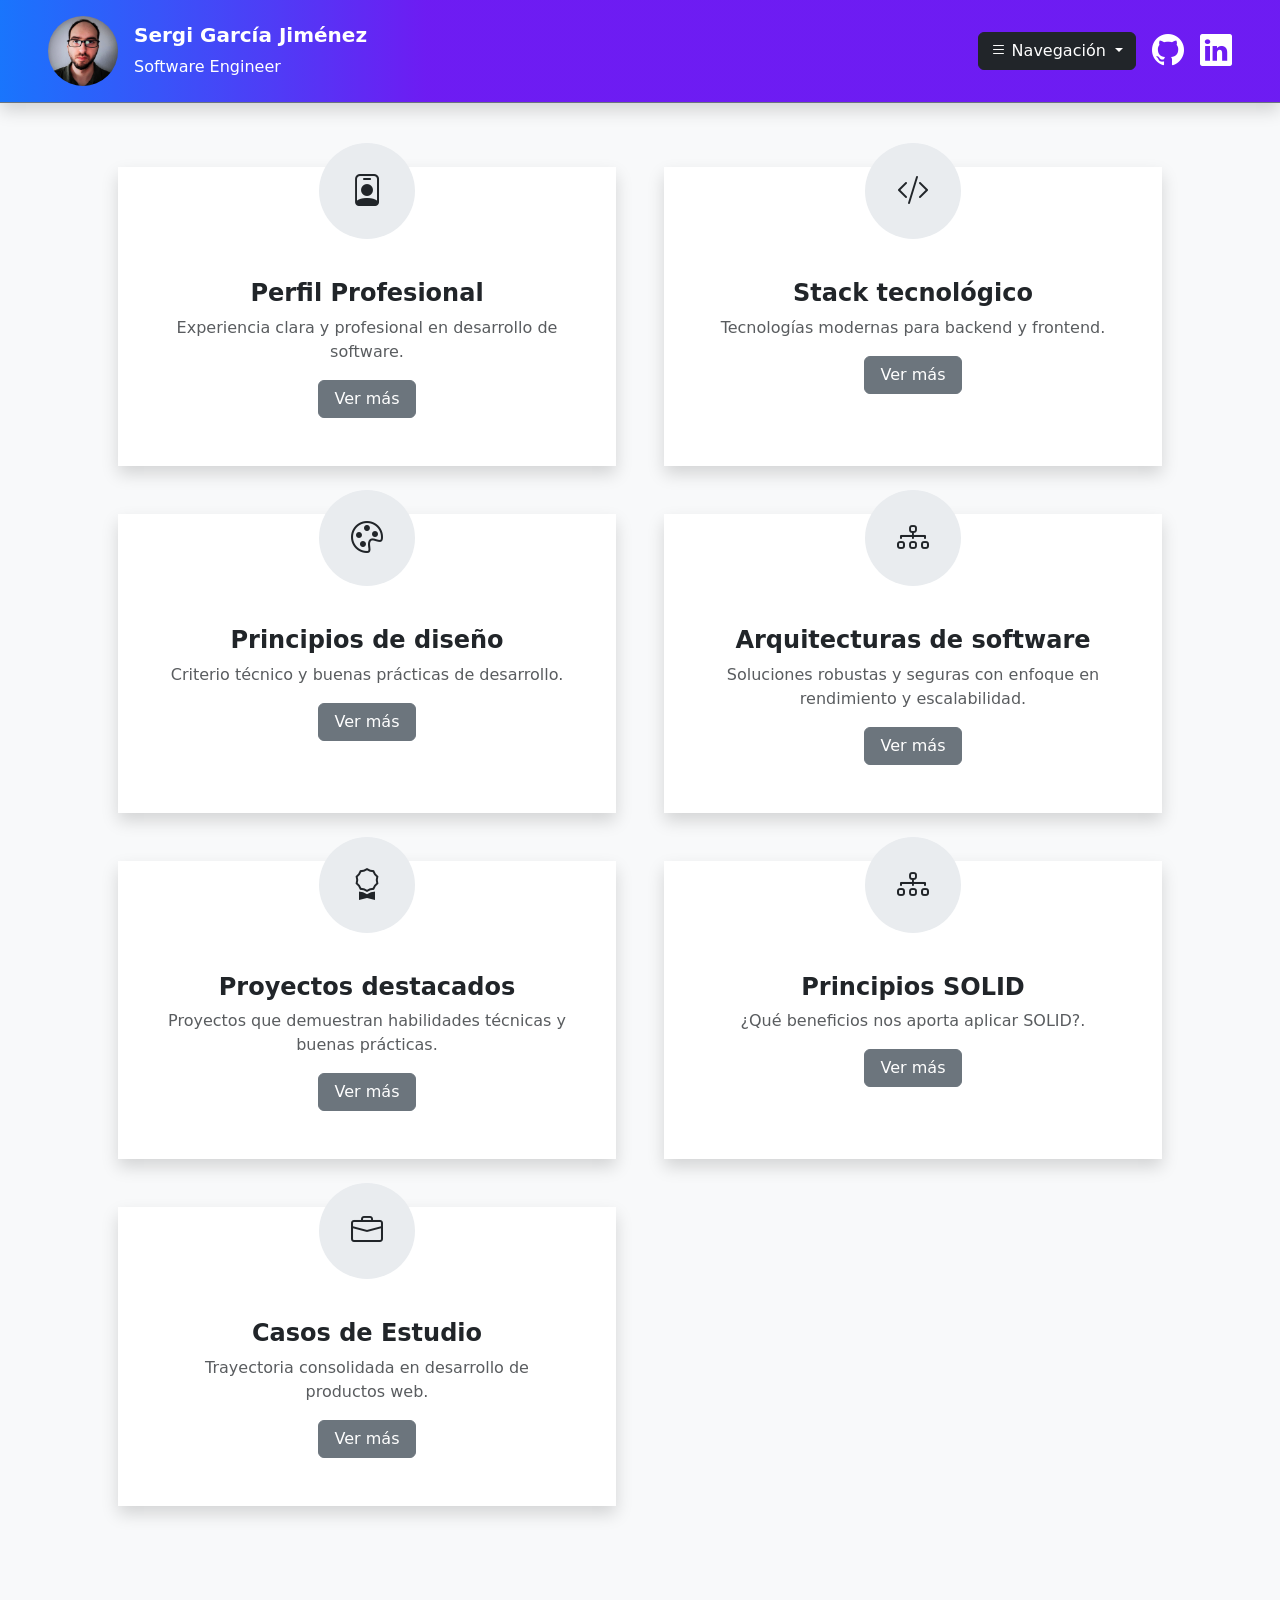
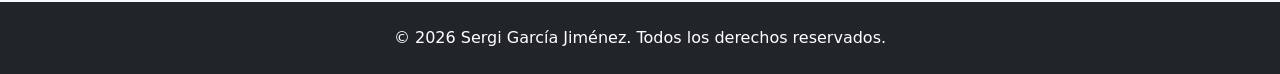
<file: index.html>
<!doctype html>
<html lang="en">
  <head>
    <meta charset="utf-8" />
    <meta
      name="viewport"
      content="width=device-width, initial-scale=1, shrink-to-fit=no"
    />
    <meta name="description" content="" />
    <meta name="author" content="" />
    <title>Portfolio | Sergi García</title>
    <!-- Favicon-->
    <link rel="icon" type="image/x-icon" href="assets/favicon.ico" />
    <!-- Bootstrap icons-->
    <link
      rel="stylesheet"
      href="https://cdn.jsdelivr.net/npm/bootstrap-icons@1.13.1/font/bootstrap-icons.min.css"
    />
    <!-- Core theme CSS (includes Bootstrap)-->
    <link
      href="https://cdn.jsdelivr.net/npm/bootstrap@5.3.8/dist/css/bootstrap.min.css"
      rel="stylesheet"
      integrity="sha384-sRIl4kxILFvY47J16cr9ZwB07vP4J8+LH7qKQnuqkuIAvNWLzeN8tE5YBujZqJLB"
      crossorigin="anonymous"
    />
    <link href="css/styles.css" rel="stylesheet" />
  </head>
  <body>
    <nav
      class="navbar bg-body-tertiary py-3 border-1 border-bottom border-secondary shadow"
    >
      <div
        class="d-flex align-items-center justify-content-between flex-row mx-5 w-100"
      >
        <div class="d-flex align-items-center gap-3">
          <img
            class="rounded-circle bg-dark"
            src="assets/img/CV-FOTO.jpeg"
            alt="Profile Image"
            width="70"
            height="70"
          />
          <div
            class="d-flex flex-column align-items-start justify-content-center"
          >
            <h1 class="fs-5 fw-bold text-center">Sergi García Jiménez</h1>
            <span>Software Engineer</span>
          </div>
        </div>
        <div class="d-flex align-items-center gap-3">
          <div class="dropdown">
            <a
              class="btn btn-dark dropdown-toggle"
              href="#"
              role="button"
              data-bs-toggle="dropdown"
              aria-expanded="false"
            >
              <i class="bi bi-list" aria-hidden="true"></i>
              Navegación
            </a>

            <ul class="dropdown-menu">
              <li><a class="dropdown-item" href="index.html">Inicio</a></li>
              <li><a class="dropdown-item" href="profile.html">Perfil</a></li>
              <li>
                <a class="dropdown-item" href="experience.html">Experiencia</a>
              </li>
              <li>
                <a class="dropdown-item" href="projects.html">Proyectos</a>
              </li>
              <li>
                <a class="dropdown-item" href="stack.html">Stack tecnológico</a>
              </li>
              <li>
                <a class="dropdown-item" href="architecture.html"
                  >Arquitectura</a
                >
              </li>
              <li>
                <a class="dropdown-item" href="principles.html">Principios</a>
              </li>
              <li><a class="dropdown-item" href="solid.html">SOLID</a></li>
            </ul>
          </div>
          <a
            href="https://github.com/sergigarcia32?tab=repositories"
            target="_blank"
            rel="noopener noreferrer"
            class="text-white"
            style="font-size: 2rem"
          >
            <i class="bi bi-github"></i>
          </a>
          <a
            href="https://www.linkedin.com/in/sergi-garc%C3%ADa-jim%C3%A9nez/"
            target="_blank"
            rel="noopener noreferrer"
            class="text-white"
            style="font-size: 2rem"
          >
            <i class="bi bi-linkedin"></i>
          </a>
        </div>
      </div>
    </nav>
    <div
      class="bg-light d-flex align-items-center justify-content-center min-vh-100 pt-3 pb-5"
    >
      <!-- Page Content-->
      <section class="pt-5 w-100">
        <div class="container px-lg-5 text-center">
          <!-- Page Features-->
          <div class="row gx-lg-5">
            <div class="col-lg-6 col-xxl-4 mb-5">
              <a href="profile.html" class="text-decoration-none text-reset">
                <div class="card-feature bg-white border-0 h-100 shadow">
                  <div class="feature mx-auto">
                    <i class="bi bi-person-badge fs-2 text-dark"></i>
                  </div>
                  <div class="card-body text-center p-4 p-lg-5 pt-3 pt-lg-3">
                    <h2 class="fs-4 fw-bold">Perfil Profesional</h2>
                    <p class="text-muted">
                      Experiencia clara y profesional en desarrollo de software.
                    </p>
                    <a
                      class="btn btn-secondary px-3"
                      href="profile.html"
                      role="button"
                    >
                      Ver más
                    </a>
                  </div>
                </div>
              </a>
            </div>
            <div class="col-lg-6 col-xxl-4 mb-5">
              <a href="stack.html" class="text-reset text-decoration-none">
                <div class="card-feature bg-white border-0 h-100 shadow">
                  <div class="feature mx-auto">
                    <i class="bi bi-code-slash fs-2 text-dark"></i>
                  </div>
                  <div class="card-body text-center p-4 p-lg-5 pt-3 pt-lg-3">
                    <h2 class="fs-4 fw-bold">Stack tecnológico</h2>
                    <p class="text-muted">
                      Tecnologías modernas para backend y frontend.
                    </p>
                    <a
                      class="btn btn-secondary px-3"
                      href="stack.html"
                      role="button"
                    >
                      Ver más
                    </a>
                  </div>
                </div>
              </a>
            </div>
            <div class="col-lg-6 col-xxl-4 mb-5">
              <a href="principles.html" class="text-reset text-decoration-none">
                <div class="card-feature bg-white border-0 h-100 shadow">
                  <div class="feature mx-auto">
                    <i class="bi bi-palette fs-2 text-dark"></i>
                  </div>
                  <div class="card-body text-center p-4 p-lg-5 pt-3 pt-lg-3">
                    <h2 class="fs-4 fw-bold">Principios de diseño</h2>
                    <p class="text-muted">
                      Criterio técnico y buenas prácticas de desarrollo.
                    </p>
                    <a
                      class="btn btn-secondary px-3"
                      href="principles.html"
                      role="button"
                    >
                      Ver más
                    </a>
                  </div>
                </div>
              </a>
            </div>
            <div class="col-lg-6 col-xxl-4 mb-5">
              <a
                href="architecture.html"
                class="text-reset text-decoration-none"
              >
                <div class="card-feature bg-white border-0 h-100 shadow">
                  <div class="feature mx-auto">
                    <i class="bi bi-diagram-3 fs-2 text-dark"></i>
                  </div>
                  <div class="card-body text-center p-4 p-lg-5 pt-3 pt-lg-3">
                    <h2 class="fs-4 fw-bold">Arquitecturas de software</h2>
                    <p class="text-muted">
                      Soluciones robustas y seguras con enfoque en rendimiento y
                      escalabilidad.
                    </p>
                    <a
                      class="btn btn-secondary px-3"
                      href="architecture.html"
                      role="button"
                    >
                      Ver más
                    </a>
                  </div>
                </div>
              </a>
            </div>
            <div class="col-lg-6 col-xxl-4 mb-5">
              <a href="projects.html" class="text-reset text-decoration-none">
                <div class="card-feature bg-white border-0 h-100 shadow">
                  <div class="feature mx-auto">
                    <i class="bi bi-award fs-2 text-dark"></i>
                  </div>
                  <div class="card-body text-center p-4 p-lg-5 pt-3 pt-lg-3">
                    <h2 class="fs-4 fw-bold">Proyectos destacados</h2>
                    <p class="text-muted">
                      Proyectos que demuestran habilidades técnicas y buenas
                      prácticas.
                    </p>
                    <a class="btn btn-secondary px-3" href="projects.html">
                      Ver más
                    </a>
                  </div>
                </div>
              </a>
            </div>
            <div class="col-lg-6 col-xxl-4 mb-5">
              <a href="solid.html" class="text-reset text-decoration-none">
                <div class="card-feature bg-white border-0 h-100 shadow">
                  <div class="feature mx-auto">
                    <i class="bi bi-diagram-3 fs-2 text-dark"></i>
                  </div>
                  <div class="card-body text-center p-4 p-lg-5 pt-3 pt-lg-3">
                    <h2 class="fs-4 fw-bold">Principios SOLID</h2>
                    <p class="text-muted">
                      ¿Qué beneficios nos aporta aplicar SOLID?.
                    </p>
                    <a
                      class="btn btn-secondary px-3"
                      href="solid.html"
                      role="button"
                    >
                      Ver más
                    </a>
                  </div>
                </div>
              </a>
            </div>
            <div class="col-lg-6 col-xxl-4 mb-5">
              <a href="experience.html" class="text-reset text-decoration-none">
                <div class="card-feature bg-white border-0 h-100 shadow">
                  <div class="feature mx-auto">
                    <i class="bi bi-briefcase fs-2 text-dark"></i>
                  </div>
                  <div class="card-body text-center p-4 p-lg-5 pt-3 pt-lg-3">
                    <h2 class="fs-4 fw-bold">Casos de Estudio</h2>
                    <p class="text-muted">
                      Trayectoria consolidada en desarrollo de productos web.
                    </p>
                    <a
                      class="btn btn-secondary px-3"
                      href="experience.html"
                      role="button"
                    >
                      Ver más
                    </a>
                  </div>
                </div>
              </a>
            </div>
          </div>
        </div>
      </section>
    </div>
    <!-- Footer-->
    <footer class="bg-dark text-white py-4">
      <div class="container text-center">
        <p class="mb-0">
          © 2026 Sergi García Jiménez. Todos los derechos reservados.
        </p>
      </div>
    </footer>

    <!-- Bootstrap core JS-->
    <script src="https://cdn.jsdelivr.net/npm/bootstrap@5.2.3/dist/js/bootstrap.bundle.min.js"></script>
    <!-- Core theme JS-->
    <script src="js/scripts.js"></script>
  </body>
</html>
</file>
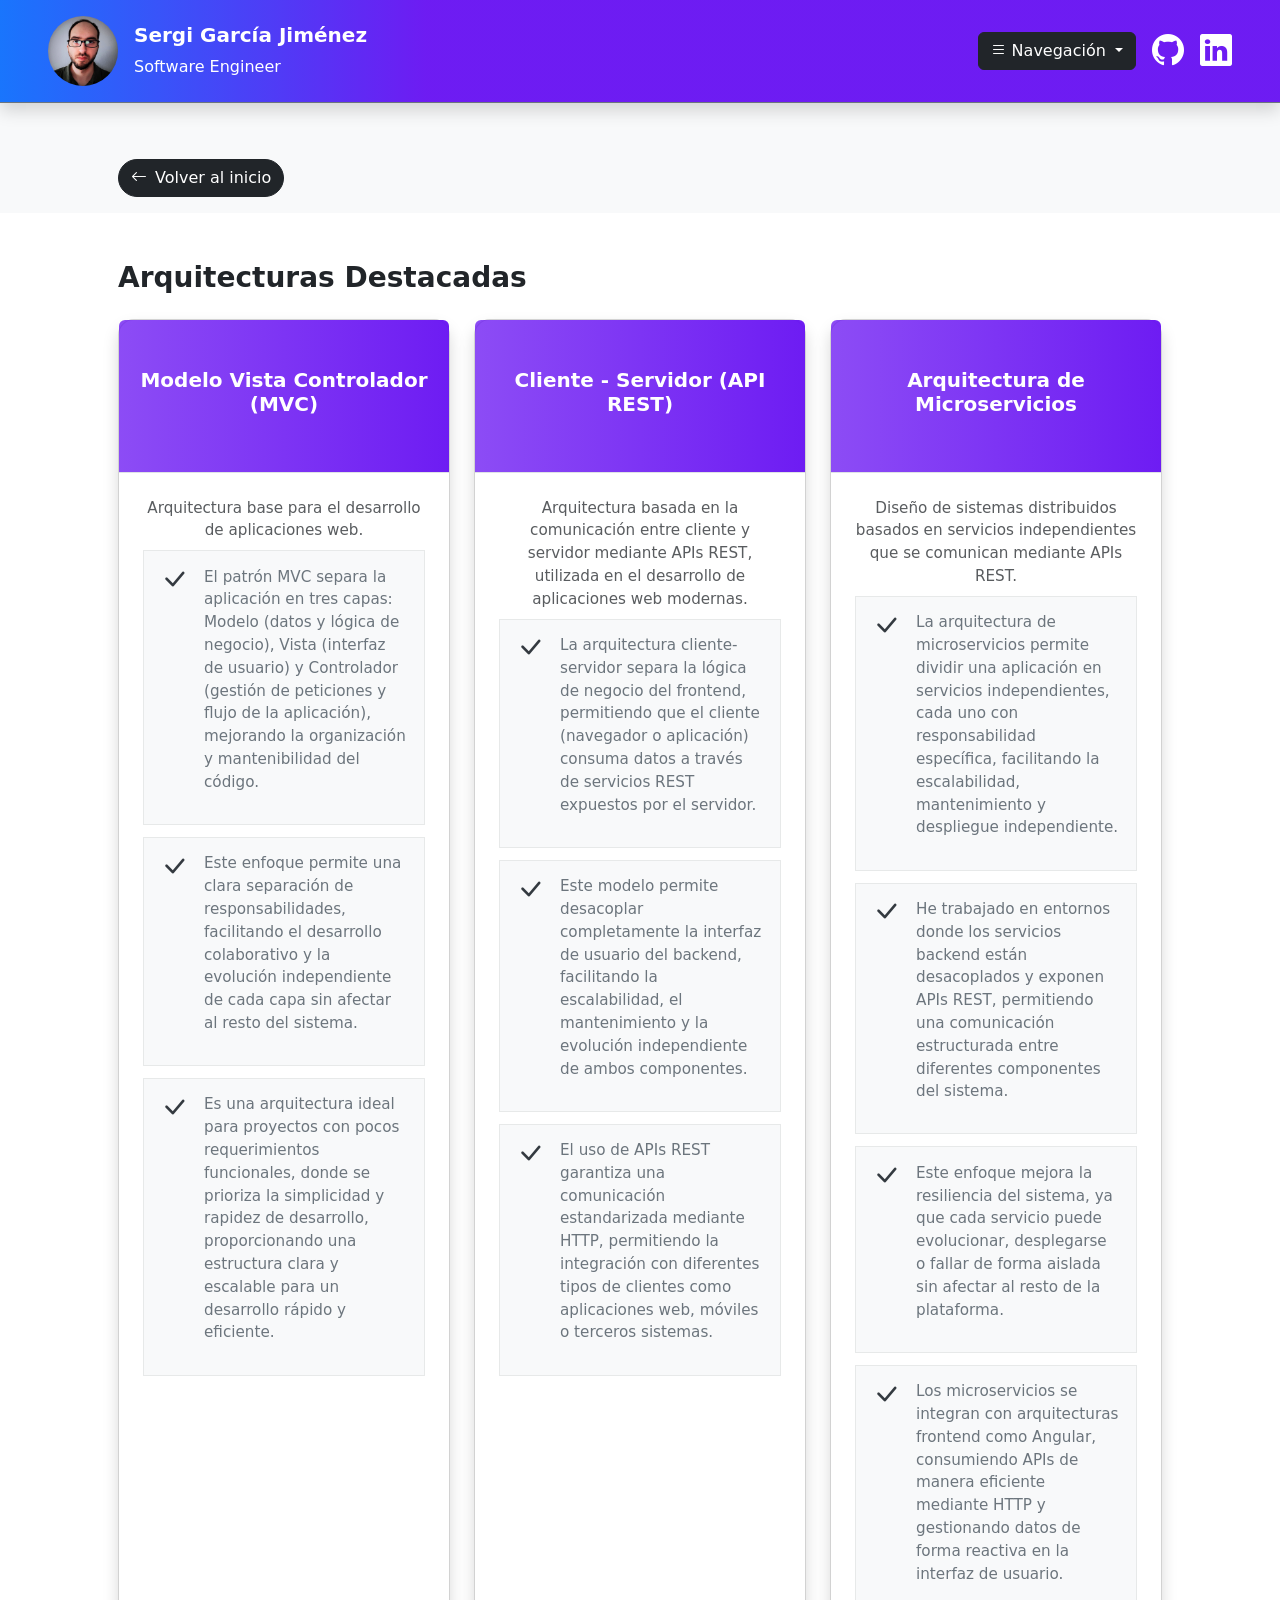
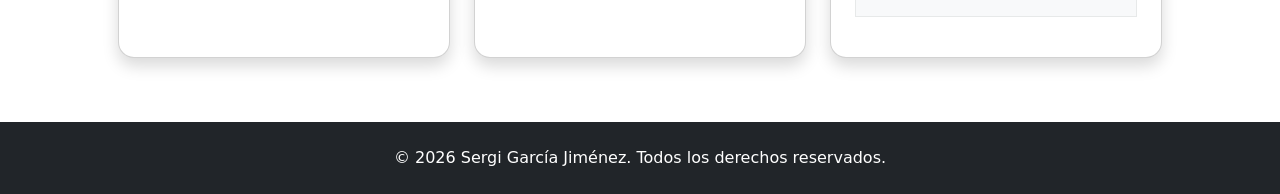
<file: architecture.html>
<!doctype html>
<html lang="en">
  <head>
    <meta charset="utf-8" />
    <meta
      name="viewport"
      content="width=device-width, initial-scale=1, shrink-to-fit=no"
    />
    <meta name="description" content="" />
    <meta name="author" content="" />
    <title>Portfolio | Sergi García</title>
    <!-- Favicon-->
    <link rel="icon" type="image/x-icon" href="assets/favicon.ico" />
    <!-- Bootstrap icons-->
    <link
      rel="stylesheet"
      href="https://cdn.jsdelivr.net/npm/bootstrap-icons@1.13.1/font/bootstrap-icons.min.css"
    />
    <link
      href="https://fonts.googleapis.com/css2?family=Playfair+Display:wght@700&family=Poppins:wght@400;600&display=swap"
      rel="stylesheet"
    />
    <!-- Core theme CSS (includes Bootstrap)-->
    <link
      href="https://cdn.jsdelivr.net/npm/bootstrap@5.3.8/dist/css/bootstrap.min.css"
      rel="stylesheet"
      integrity="sha384-sRIl4kxILFvY47J16cr9ZwB07vP4J8+LH7qKQnuqkuIAvNWLzeN8tE5YBujZqJLB"
      crossorigin="anonymous"
    />
    <link href="css/styles.css" rel="stylesheet" />
  </head>
  <body>
    <nav
      class="navbar bg-body-tertiary py-3 border-1 border-bottom border-secondary shadow"
    >
      <div
        class="d-flex align-items-center justify-content-between flex-row mx-5 w-100"
      >
        <div class="d-flex align-items-center gap-3">
          <img
            class="rounded-circle bg-dark"
            src="assets/img/CV-FOTO.jpeg"
            alt="Profile Image"
            width="70"
            height="70"
          />
          <div
            class="d-flex flex-column align-items-start justify-content-center"
          >
            <h1 class="fs-5 fw-bold text-center">Sergi García Jiménez</h1>
            <span>Software Engineer</span>
          </div>
        </div>
        <div class="d-flex align-items-center gap-3">
          <div class="dropdown">
            <a
              class="btn btn-dark dropdown-toggle"
              href="#"
              role="button"
              data-bs-toggle="dropdown"
              aria-expanded="false"
            >
              <i class="bi bi-list" aria-hidden="true"></i>
              Navegación
            </a>

            <ul class="dropdown-menu">
              <li><a class="dropdown-item" href="index.html">Inicio</a></li>
              <li><a class="dropdown-item" href="profile.html">Perfil</a></li>
              <li>
                <a class="dropdown-item" href="experience.html">Experiencia</a>
              </li>
              <li>
                <a class="dropdown-item" href="projects.html">Proyectos</a>
              </li>
              <li>
                <a class="dropdown-item" href="stack.html">Stack tecnológico</a>
              </li>
              <li>
                <a class="dropdown-item" href="architecture.html"
                  >Arquitectura</a
                >
              </li>
              <li>
                <a class="dropdown-item" href="principles.html">Principios</a>
              </li>
              <li><a class="dropdown-item" href="solid.html">SOLID</a></li>
            </ul>
          </div>
          <a
            href="https://github.com"
            target="_blank"
            rel="noopener noreferrer"
            class="text-white"
            style="font-size: 2rem"
          >
            <i class="bi bi-github"></i>
          </a>
          <a
            href="https://www.linkedin.com/in/sergi-garc%C3%ADa-jim%C3%A9nez/"
            target="_blank"
            rel="noopener noreferrer"
            class="text-white"
            style="font-size: 2rem"
          >
            <i class="bi bi-linkedin"></i>
          </a>
        </div>
      </div>
    </nav>

    <div class="bg-light pt-5 pb-3">
      <div class="container px-lg-5 mt-2">
        <a
          href="index.html"
          class="btn btn-dark rounded-pill d-inline-flex align-items-center text-white gap-2"
        >
          <i class="bi bi-arrow-left"></i>
          Volver al inicio
        </a>
      </div>
    </div>

    <!-- Tech stack standalone section -->
    <section class="py-5">
      <div class="container px-lg-5">
        <h2 class="fs-3 fw-bold mb-4">Arquitecturas Destacadas</h2>
        <div class="row tech-cards">
          <div class="col-md-4 mb-3">
            <div class="card ounded-0 bg-white border-1 h-100 shadow">
              <div
                class="d-flex card-header border-1 border-bottom align-items-center justify-content-center px-3 py-5 rounded-top"
              >
                <h4 class="fs-5 fw-bold text-center">
                  Modelo Vista Controlador (MVC)
                </h4>
              </div>

              <div class="card-body text-center p-4">
                <p class="text-muted mb-2">
                  Arquitectura base para el desarrollo de aplicaciones web.
                </p>

                <ul class="list-unstyled tech-list mb-3">
                  <li class="tech-point d-flex d-row gap-3">
                    <div
                      class="rounded-circle d-flex align-items-center justify-content-center"
                      style="width: 30px; height: 30px"
                    >
                      <i class="fs-3 bi bi-check-lg"></i>
                    </div>
                    <p class="text-start">
                      El patrón MVC separa la aplicación en tres capas: Modelo
                      (datos y lógica de negocio), Vista (interfaz de usuario) y
                      Controlador (gestión de peticiones y flujo de la
                      aplicación), mejorando la organización y mantenibilidad
                      del código.
                    </p>
                  </li>
                  <li class="tech-point d-flex d-row gap-3">
                    <div
                      class="rounded-circle d-flex align-items-center justify-content-center"
                      style="width: 30px; height: 30px"
                    >
                      <i class="fs-3 bi bi-check-lg"></i>
                    </div>
                    <p class="text-start">
                      Este enfoque permite una clara separación de
                      responsabilidades, facilitando el desarrollo colaborativo
                      y la evolución independiente de cada capa sin afectar al
                      resto del sistema.
                    </p>
                  </li>

                  <li class="tech-point d-flex d-row gap-3">
                    <div
                      class="rounded-circle d-flex align-items-center justify-content-center"
                      style="width: 30px; height: 30px"
                    >
                      <i class="fs-3 bi bi-check-lg"></i>
                    </div>
                    <p class="text-start">
                      Es una arquitectura ideal para proyectos con pocos
                      requerimientos funcionales, donde se prioriza la
                      simplicidad y rapidez de desarrollo, proporcionando una
                      estructura clara y escalable para un desarrollo rápido y
                      eficiente.
                    </p>
                  </li>
                </ul>
              </div>
            </div>
          </div>
          <div class="col-md-4 mb-3">
            <div class="card bg-white border-1 h-100 shadow">
              <div
                class="d-flex card-header border-1 border-bottom align-items-center justify-content-center px-3 py-5 rounded-top"
              >
                <h4 class="fs-5 fw-bold text-center">
                  Cliente - Servidor (API REST)
                </h4>
              </div>

              <div class="card-body text-center p-4">
                <p class="text-muted mb-2">
                  Arquitectura basada en la comunicación entre cliente y
                  servidor mediante APIs REST, utilizada en el desarrollo de
                  aplicaciones web modernas.
                </p>

                <ul class="list-unstyled tech-list mb-3">
                  <li class="tech-point d-flex d-row gap-3">
                    <div
                      class="rounded-circle d-flex align-items-center justify-content-center"
                      style="width: 30px; height: 30px"
                    >
                      <i class="fs-3 bi bi-check-lg"></i>
                    </div>
                    <p class="text-start">
                      La arquitectura cliente-servidor separa la lógica de
                      negocio del frontend, permitiendo que el cliente
                      (navegador o aplicación) consuma datos a través de
                      servicios REST expuestos por el servidor.
                    </p>
                  </li>
                  <li class="tech-point d-flex d-row gap-3">
                    <div
                      class="rounded-circle d-flex align-items-center justify-content-center"
                      style="width: 30px; height: 30px"
                    >
                      <i class="fs-3 bi bi-check-lg"></i>
                    </div>
                    <p class="text-start">
                      Este modelo permite desacoplar completamente la interfaz
                      de usuario del backend, facilitando la escalabilidad, el
                      mantenimiento y la evolución independiente de ambos
                      componentes.
                    </p>
                  </li>
                  <li class="tech-point d-flex d-row gap-3">
                    <div
                      class="rounded-circle d-flex align-items-center justify-content-center"
                      style="width: 30px; height: 30px"
                    >
                      <i class="fs-3 bi bi-check-lg"></i>
                    </div>
                    <p class="text-start">
                      El uso de APIs REST garantiza una comunicación
                      estandarizada mediante HTTP, permitiendo la integración
                      con diferentes tipos de clientes como aplicaciones web,
                      móviles o terceros sistemas.
                    </p>
                  </li>
                </ul>
              </div>
            </div>
          </div>
          <div class="col-md-4 mb-3">
            <div class="card bg-white border-1 h-100 shadow">
              <div
                class="d-flex card-header border-1 border-bottom align-items-center justify-content-center px-3 py-5 rounded-top"
              >
                <h4 class="fs-5 fw-bold text-center">
                  Arquitectura de Microservicios
                </h4>
              </div>

              <div class="card-body text-center p-4">
                <p class="text-muted mb-2">
                  Diseño de sistemas distribuidos basados en servicios
                  independientes que se comunican mediante APIs REST.
                </p>

                <ul class="list-unstyled tech-list mb-3">
                  <li class="tech-point d-flex d-row gap-3">
                    <div
                      class="rounded-circle d-flex align-items-center justify-content-center"
                      style="width: 30px; height: 30px"
                    >
                      <i class="fs-3 bi bi-check-lg"></i>
                    </div>
                    <p class="text-start">
                      La arquitectura de microservicios permite dividir una
                      aplicación en servicios independientes, cada uno con
                      responsabilidad específica, facilitando la escalabilidad,
                      mantenimiento y despliegue independiente.
                    </p>
                  </li>

                  <li class="tech-point d-flex d-row gap-3">
                    <div
                      class="rounded-circle d-flex align-items-center justify-content-center"
                      style="width: 30px; height: 30px"
                    >
                      <i class="fs-3 bi bi-check-lg"></i>
                    </div>
                    <p class="text-start">
                      He trabajado en entornos donde los servicios backend están
                      desacoplados y exponen APIs REST, permitiendo una
                      comunicación estructurada entre diferentes componentes del
                      sistema.
                    </p>
                  </li>

                  <li class="tech-point d-flex d-row gap-3">
                    <div
                      class="rounded-circle d-flex align-items-center justify-content-center"
                      style="width: 30px; height: 30px"
                    >
                      <i class="fs-3 bi bi-check-lg"></i>
                    </div>
                    <p class="text-start">
                      Este enfoque mejora la resiliencia del sistema, ya que
                      cada servicio puede evolucionar, desplegarse o fallar de
                      forma aislada sin afectar al resto de la plataforma.
                    </p>
                  </li>

                  <li class="tech-point d-flex d-row gap-3">
                    <div
                      class="rounded-circle d-flex align-items-center justify-content-center"
                      style="width: 30px; height: 30px"
                    >
                      <i class="fs-3 bi bi-check-lg"></i>
                    </div>
                    <p class="text-start">
                      Los microservicios se integran con arquitecturas frontend
                      como Angular, consumiendo APIs de manera eficiente
                      mediante HTTP y gestionando datos de forma reactiva en la
                      interfaz de usuario.
                    </p>
                  </li>
                </ul>
              </div>
            </div>
          </div>
        </div>
      </div>
    </section>

    <!-- Footer-->
    <footer class="bg-dark text-white py-4">
      <div class="container text-center">
        <p class="mb-0">
          © 2026 Sergi García Jiménez. Todos los derechos reservados.
        </p>
      </div>
    </footer>

    <!-- Modal de descripción -->
    <div
      class="modal fade"
      id="techDescriptionModal"
      tabindex="-1"
      aria-labelledby="techDescriptionModalLabel"
      aria-hidden="true"
    >
      <div class="modal-dialog modal-dialog-centered">
        <div class="modal-content">
          <div class="modal-header">
            <h5 class="modal-title" id="techDescriptionModalLabel"></h5>
            <button
              type="button"
              class="btn-close"
              data-bs-dismiss="modal"
              aria-label="Cerrar"
            ></button>
          </div>
          <div class="modal-body"></div>
          <div class="modal-footer">
            <button
              type="button"
              class="btn btn-secondary btn-sm"
              data-bs-dismiss="modal"
            >
              Cerrar
            </button>
          </div>
        </div>
      </div>
    </div>

    <!-- Bootstrap core JS-->
    <script
      src="https://cdn.jsdelivr.net/npm/@popperjs/core@2.11.8/dist/umd/popper.min.js"
      integrity="sha384-I7E8VVD/ismYTF4hNIPjVp/Zjvgyol6VFvRkX/vR+Vc4jQkC+hVqc2pM8ODewa9r"
      crossorigin="anonymous"
    ></script>
    <script
      src="https://cdn.jsdelivr.net/npm/bootstrap@5.3.8/dist/js/bootstrap.min.js"
      integrity="sha384-G/EV+4j2dNv+tEPo3++6LCgdCROaejBqfUeNjuKAiuXbjrxilcCdDz6ZAVfHWe1Y"
      crossorigin="anonymous"
    ></script>
    <!-- Core theme JS-->
    <script src="js/scripts.js"></script>
  </body>
</html>
</file>
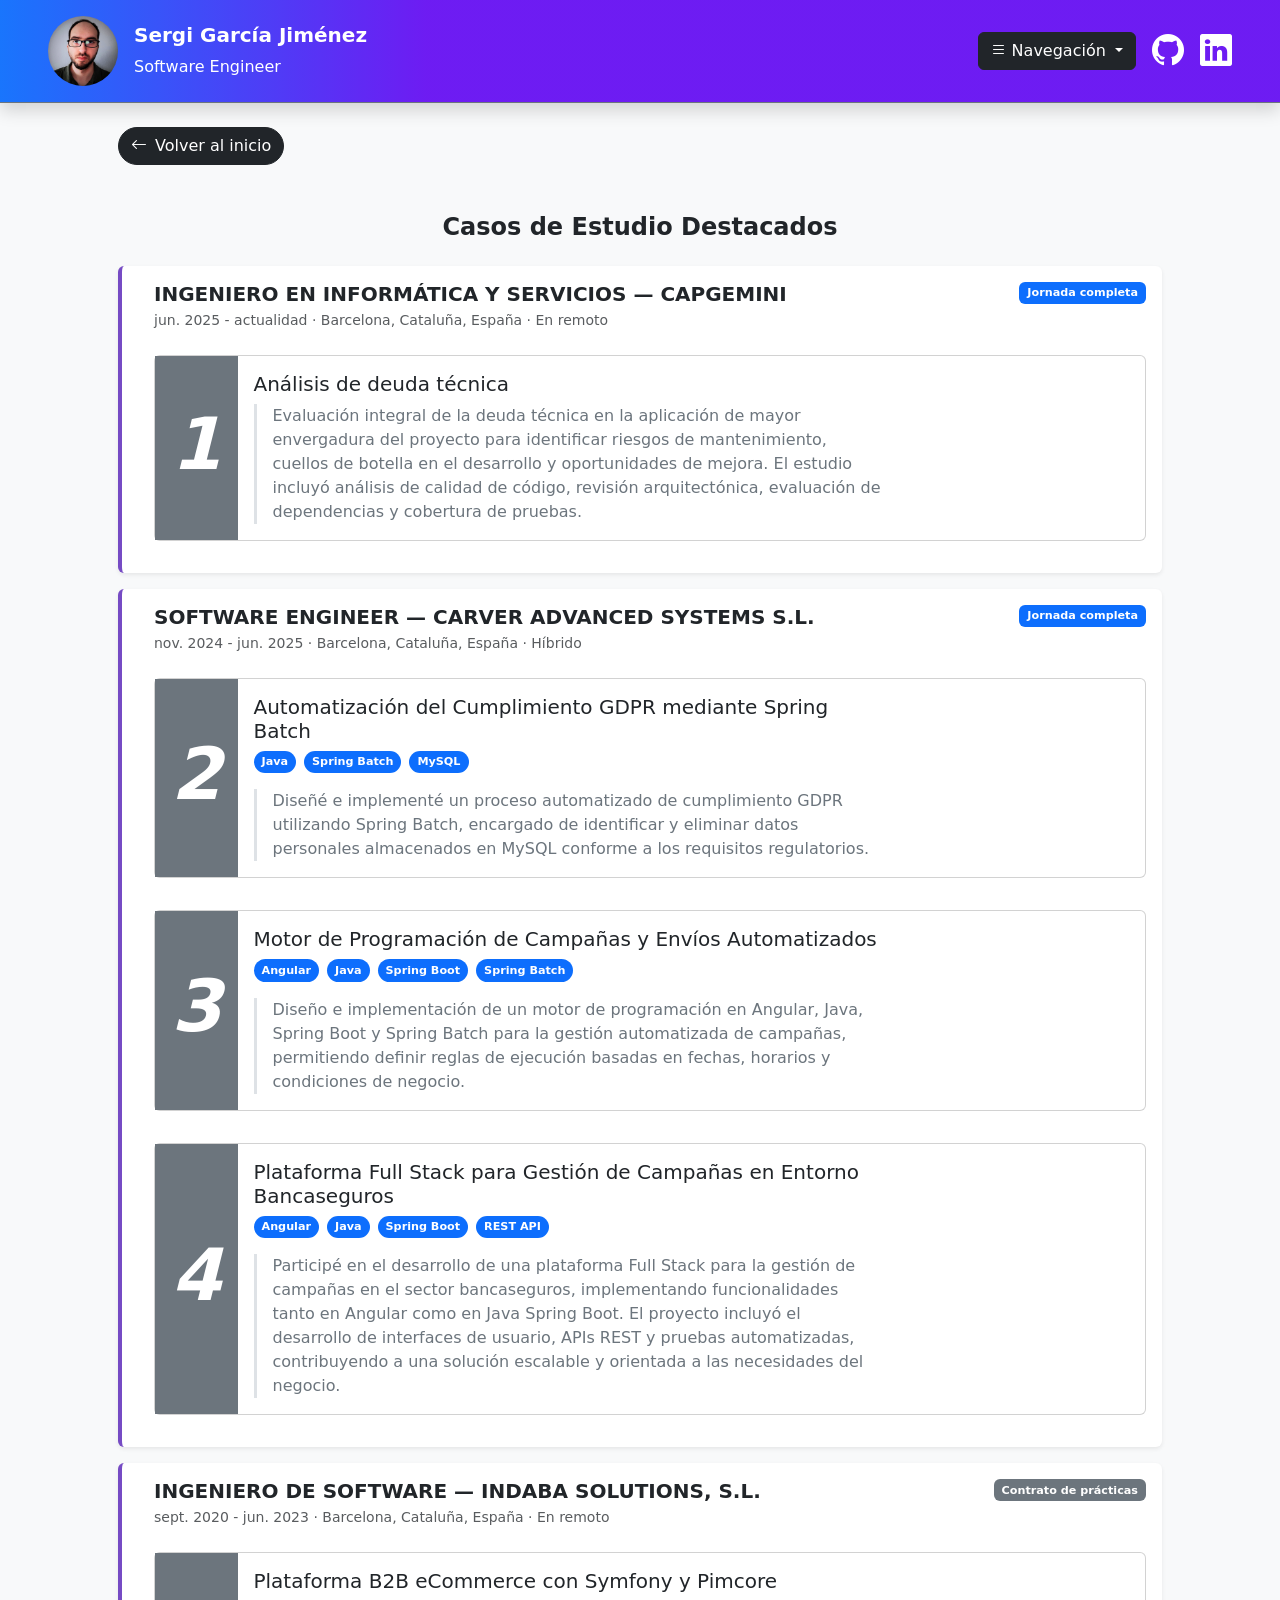
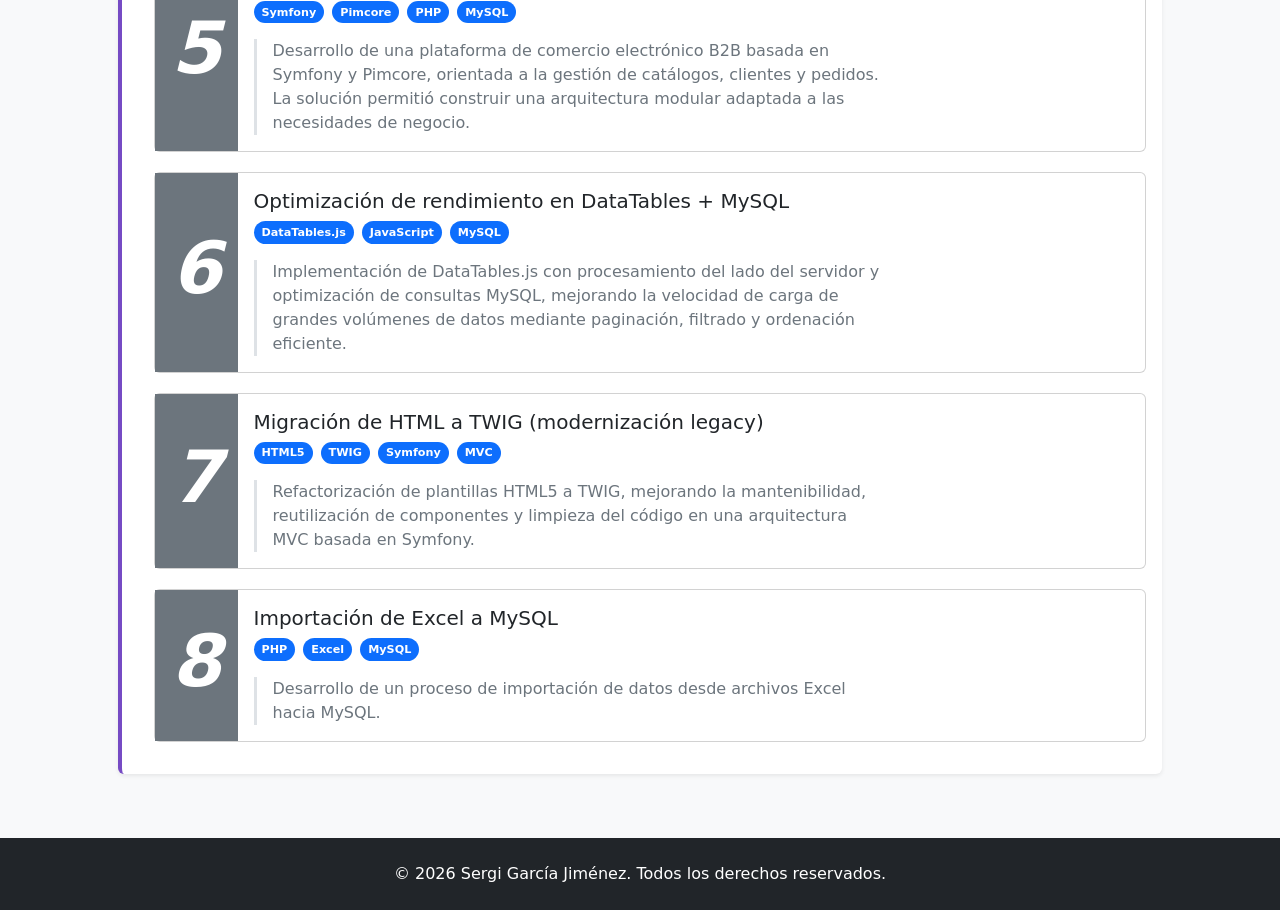
<file: experience.html>
<!doctype html>
<html lang="en">
  <head>
    <meta charset="utf-8" />
    <meta
      name="viewport"
      content="width=device-width, initial-scale=1, shrink-to-fit=no"
    />
    <meta name="description" content="" />
    <meta name="author" content="" />
    <title>Portfolio | Sergi García</title>
    <!-- Favicon-->
    <link rel="icon" type="image/x-icon" href="assets/favicon.ico" />
    <!-- Bootstrap icons-->
    <link
      rel="stylesheet"
      href="https://cdn.jsdelivr.net/npm/bootstrap-icons@1.13.1/font/bootstrap-icons.min.css"
    />
    <!-- Core theme CSS (includes Bootstrap)-->
    <link
      href="https://cdn.jsdelivr.net/npm/bootstrap@5.3.8/dist/css/bootstrap.min.css"
      rel="stylesheet"
      integrity="sha384-sRIl4kxILFvY47J16cr9ZwB07vP4J8+LH7qKQnuqkuIAvNWLzeN8tE5YBujZqJLB"
      crossorigin="anonymous"
    />
    <link href="css/styles.css" rel="stylesheet" />
  </head>
  <body>
    <nav
      class="navbar bg-body-tertiary py-3 border-1 border-bottom border-secondary shadow"
    >
      <div
        class="d-flex align-items-center justify-content-between flex-row mx-5 w-100"
      >
        <div class="d-flex align-items-center gap-3">
          <img
            class="rounded-circle bg-dark"
            src="assets/img/CV-FOTO.jpeg"
            alt="Profile Image"
            width="70"
            height="70"
          />
          <div
            class="d-flex flex-column align-items-start justify-content-center"
          >
            <h1 class="fs-5 fw-bold text-center">Sergi García Jiménez</h1>
            <span>Software Engineer</span>
          </div>
        </div>
        <div class="d-flex align-items-center gap-3">
          <div class="dropdown">
            <a
              class="btn btn-dark dropdown-toggle"
              href="#"
              role="button"
              data-bs-toggle="dropdown"
              aria-expanded="false"
            >
              <i class="bi bi-list" aria-hidden="true"></i>
              Navegación
            </a>

            <ul class="dropdown-menu">
              <li><a class="dropdown-item" href="index.html">Inicio</a></li>
              <li><a class="dropdown-item" href="profile.html">Perfil</a></li>
              <li>
                <a class="dropdown-item" href="experience.html">Experiencia</a>
              </li>
              <li>
                <a class="dropdown-item" href="projects.html">Proyectos</a>
              </li>
              <li>
                <a class="dropdown-item" href="stack.html">Stack tecnológico</a>
              </li>
              <li>
                <a class="dropdown-item" href="architecture.html"
                  >Arquitectura</a
                >
              </li>
              <li>
                <a class="dropdown-item" href="principles.html">Principios</a>
              </li>
              <li><a class="dropdown-item" href="solid.html">SOLID</a></li>
            </ul>
          </div>
          <a
            href="https://github.com"
            target="_blank"
            rel="noopener noreferrer"
            class="text-white"
            style="font-size: 2rem"
          >
            <i class="bi bi-github"></i>
          </a>
          <a
            href="https://www.linkedin.com/in/sergi-garc%C3%ADa-jim%C3%A9nez/"
            target="_blank"
            rel="noopener noreferrer"
            class="text-white"
            style="font-size: 2rem"
          >
            <i class="bi bi-linkedin"></i>
          </a>
        </div>
      </div>
    </nav>
    <div class="bg-light py-3">
      <div class="container px-lg-5 mt-2">
        <a
          href="index.html"
          class="btn btn-dark rounded-pill d-inline-flex align-items-center text-white gap-2"
        >
          <i class="bi bi-arrow-left"></i>
          Volver al inicio
        </a>
      </div>
      <!-- Experience horizontal cards -->
      <section class="experience-cards py-5 bg-light">
        <div class="container px-lg-5">
          <h2 class="fs-4 fw-bold mb-4 text-center">
            Casos de Estudio Destacados
          </h2>
          <div class="d-flex flex-column gap-3">
            <div
              class="horizontal-card modern d-flex align-items-center p-3 bg-white shadow-sm rounded"
            >
              <div class="horizontal-card__content ms-3 w-100">
                <div class="d-flex justify-content-between align-items-start">
                  <h3 class="h5 mb-1 text-uppercase fw-bold">
                    Ingeniero en informática y Servicios — Capgemini
                  </h3>
                  <span class="badge bg-primary">Jornada completa</span>
                </div>
                <div class="small text-muted mb-4">
                  jun. 2025 - actualidad · Barcelona, Cataluña, España · En
                  remoto
                </div>
                <div class="d-flex flex-column gap-3">
                  <div class="card mb-3 w-70">
                    <div class="row g-0">
                      <div
                        class="col-md-2 col-lg-1 bg-secondary d-flex align-items-center justify-content-center"
                      >
                        <h2
                          class="text-center display-2 fw-semibold fst-italic text-white"
                        >
                          1
                        </h2>
                      </div>
                      <div class="col-md-8">
                        <div class="card-body">
                          <h5 class="card-title">Análisis de deuda técnica</h5>

                          <p
                            class="card-text border-3 border-start border-gray ps-3"
                          >
                            Evaluación integral de la deuda técnica en la
                            aplicación de mayor envergadura del proyecto para
                            identificar riesgos de mantenimiento, cuellos de
                            botella en el desarrollo y oportunidades de mejora.
                            El estudio incluyó análisis de calidad de código,
                            revisión arquitectónica, evaluación de dependencias
                            y cobertura de pruebas.
                          </p>
                          <!--<a
                                                    href=""
                                                    class="btn btn-dark btn-sm mt-3"
                                                    >Ver detalles</a
                                                >-->
                        </div>
                      </div>
                    </div>
                  </div>
                </div>
              </div>
            </div>

            <div
              class="horizontal-card modern d-flex align-items-center p-3 bg-white shadow-sm rounded"
            >
              <div class="horizontal-card__content ms-3 w-100">
                <div class="d-flex justify-content-between align-items-start">
                  <h3 class="h5 mb-1 text-uppercase fw-bold">
                    Software Engineer — Carver Advanced Systems S.L.
                  </h3>
                  <span class="badge bg-primary">Jornada completa</span>
                </div>
                <div class="small text-muted mb-4">
                  nov. 2024 - jun. 2025 · Barcelona, Cataluña, España · Híbrido
                </div>
                <div class="d-flex flex-column gap-3">
                  <div class="card mb-3 w-70">
                    <div class="row g-0">
                      <div
                        class="col-md-2 col-lg-1 bg-secondary d-flex align-items-center justify-content-center"
                      >
                        <h2
                          class="text-center display-2 fw-semibold fst-italic text-white"
                        >
                          2
                        </h2>
                      </div>
                      <div class="col-md-8">
                        <div class="card-body">
                          <h5 class="card-title">
                            Automatización del Cumplimiento GDPR mediante Spring
                            Batch
                          </h5>
                          <div class="d-flex flex-wrap gap-2 mb-3">
                            <span
                              class="badge rounded-pill bg-primary technology-pill"
                              >Java</span
                            >
                            <span
                              class="badge rounded-pill bg-primary technology-pill"
                              >Spring Batch</span
                            >
                            <span
                              class="badge rounded-pill bg-primary technology-pill"
                              >MySQL</span
                            >
                          </div>
                          <p
                            class="card-text border-3 border-start border-gray ps-3"
                          >
                            Diseñé e implementé un proceso automatizado de
                            cumplimiento GDPR utilizando Spring Batch, encargado
                            de identificar y eliminar datos personales
                            almacenados en MySQL conforme a los requisitos
                            regulatorios.
                          </p>
                          <!--<a
                                                    href=""
                                                    class="btn btn-dark btn-sm mt-3"
                                                    >Ver detalles</a
                                                >-->
                        </div>
                      </div>
                    </div>
                  </div>
                  <div class="card mb-3 w-70">
                    <div class="row g-0">
                      <div
                        class="col-md-2 col-lg-1 bg-secondary d-flex align-items-center justify-content-center"
                      >
                        <h2
                          class="text-center display-2 fw-semibold fst-italic text-white"
                        >
                          3
                        </h2>
                      </div>
                      <div class="col-md-8">
                        <div class="card-body">
                          <h5 class="card-title">
                            Motor de Programación de Campañas y Envíos
                            Automatizados
                          </h5>
                          <div class="d-flex flex-wrap gap-2 mb-3">
                            <span
                              class="badge rounded-pill bg-primary technology-pill"
                              >Angular</span
                            >
                            <span
                              class="badge rounded-pill bg-primary technology-pill"
                              >Java</span
                            >
                            <span
                              class="badge rounded-pill bg-primary technology-pill"
                              >Spring Boot</span
                            >
                            <span
                              class="badge rounded-pill bg-primary technology-pill"
                              >Spring Batch</span
                            >
                          </div>
                          <p
                            class="card-text border-3 border-start border-gray ps-3"
                          >
                            Diseño e implementación de un motor de programación
                            en Angular, Java, Spring Boot y Spring Batch para la
                            gestión automatizada de campañas, permitiendo
                            definir reglas de ejecución basadas en fechas,
                            horarios y condiciones de negocio.
                          </p>
                          <!--<a
                                                    href=""
                                                    class="btn btn-dark btn-sm mt-3"
                                                    >Ver detalles</a
                                                >-->
                        </div>
                      </div>
                    </div>
                  </div>
                  <div class="card mb-3 w-70">
                    <div class="row g-0">
                      <div
                        class="col-md-2 col-lg-1 bg-secondary d-flex align-items-center justify-content-center"
                      >
                        <h2
                          class="text-center display-2 fw-semibold fst-italic text-white"
                        >
                          4
                        </h2>
                      </div>
                      <div class="col-md-8">
                        <div class="card-body">
                          <h5 class="card-title">
                            Plataforma Full Stack para Gestión de Campañas en
                            Entorno Bancaseguros
                          </h5>
                          <div class="d-flex flex-wrap gap-2 mb-3">
                            <span
                              class="badge rounded-pill bg-primary technology-pill"
                              >Angular</span
                            >
                            <span
                              class="badge rounded-pill bg-primary technology-pill"
                              >Java</span
                            >
                            <span
                              class="badge rounded-pill bg-primary technology-pill"
                              >Spring Boot</span
                            >
                            <span
                              class="badge rounded-pill bg-primary technology-pill"
                              >REST API</span
                            >
                          </div>
                          <p
                            class="card-text border-3 border-start border-gray ps-3"
                          >
                            Participé en el desarrollo de una plataforma Full
                            Stack para la gestión de campañas en el sector
                            bancaseguros, implementando funcionalidades tanto en
                            Angular como en Java Spring Boot. El proyecto
                            incluyó el desarrollo de interfaces de usuario, APIs
                            REST y pruebas automatizadas, contribuyendo a una
                            solución escalable y orientada a las necesidades del
                            negocio.
                          </p>
                          <!--<a
                                                    href=""
                                                    class="btn btn-dark btn-sm mt-3"
                                                    >Ver detalles</a
                                                >-->
                        </div>
                      </div>
                    </div>
                  </div>
                </div>
              </div>
            </div>

            <div
              class="horizontal-card modern d-flex align-items-center p-3 bg-white shadow-sm rounded"
            >
              <div class="horizontal-card__content ms-3 w-100">
                <div class="d-flex justify-content-between align-items-start">
                  <h3 class="h5 mb-1 text-uppercase fw-bold">
                    Ingeniero de software — Indaba Solutions, S.L.
                  </h3>
                  <span class="badge bg-secondary">Contrato de prácticas</span>
                </div>
                <div class="small text-muted mb-4">
                  sept. 2020 - jun. 2023 · Barcelona, Cataluña, España · En
                  remoto
                </div>
                <div class="d-flex flex-column gap-1">
                  <div class="card mb-3 w-70">
                    <div class="row g-0">
                      <div
                        class="col-md-2 col-lg-1 bg-secondary d-flex align-items-center justify-content-center"
                      >
                        <h2
                          class="text-center display-2 fw-semibold fst-italic text-white"
                        >
                          5
                        </h2>
                      </div>
                      <div class="col-md-8">
                        <div class="card-body">
                          <h5 class="card-title">
                            Plataforma B2B eCommerce con Symfony y Pimcore
                          </h5>
                          <div class="d-flex flex-wrap gap-2 mb-3">
                            <span
                              class="badge rounded-pill bg-primary technology-pill"
                              >Symfony</span
                            >
                            <span
                              class="badge rounded-pill bg-primary technology-pill"
                              >Pimcore</span
                            >
                            <span
                              class="badge rounded-pill bg-primary technology-pill"
                              >PHP</span
                            >
                            <span
                              class="badge rounded-pill bg-primary technology-pill"
                              >MySQL</span
                            >
                          </div>
                          <p
                            class="card-text border-3 border-start border-gray ps-3"
                          >
                            Desarrollo de una plataforma de comercio electrónico
                            B2B basada en Symfony y Pimcore, orientada a la
                            gestión de catálogos, clientes y pedidos. La
                            solución permitió construir una arquitectura modular
                            adaptada a las necesidades de negocio.
                          </p>
                          <!--<a
                                                    href=""
                                                    class="btn btn-dark btn-sm mt-3"
                                                    >Ver detalles</a
                                                >-->
                        </div>
                      </div>
                    </div>
                  </div>
                  <div class="card mb-3 w-70">
                    <div class="row g-0">
                      <div
                        class="col-md-2 col-lg-1 bg-secondary d-flex align-items-center justify-content-center"
                      >
                        <h2
                          class="text-center display-2 fw-semibold fst-italic text-white"
                        >
                          6
                        </h2>
                      </div>
                      <div class="col-md-8">
                        <div class="card-body">
                          <h5 class="card-title">
                            Optimización de rendimiento en DataTables + MySQL
                          </h5>
                          <div class="d-flex flex-wrap gap-2 mb-3">
                            <span
                              class="badge rounded-pill bg-primary technology-pill"
                              >DataTables.js</span
                            >
                            <span
                              class="badge rounded-pill bg-primary technology-pill"
                              >JavaScript</span
                            >
                            <span
                              class="badge rounded-pill bg-primary technology-pill"
                              >MySQL</span
                            >
                          </div>
                          <p
                            class="card-text border-3 border-start border-gray ps-3"
                          >
                            Implementación de DataTables.js con procesamiento
                            del lado del servidor y optimización de consultas
                            MySQL, mejorando la velocidad de carga de grandes
                            volúmenes de datos mediante paginación, filtrado y
                            ordenación eficiente.
                          </p>
                          <!--<a
                                                    href=""
                                                    class="btn btn-dark btn-sm mt-3"
                                                    >Ver detalles</a
                                                >-->
                        </div>
                      </div>
                    </div>
                  </div>
                  <div class="card mb-3 w-70">
                    <div class="row g-0">
                      <div
                        class="col-md-2 col-lg-1 bg-secondary d-flex align-items-center justify-content-center"
                      >
                        <h2
                          class="text-center display-2 fw-semibold fst-italic text-white"
                        >
                          7
                        </h2>
                      </div>
                      <div class="col-md-8">
                        <div class="card-body">
                          <h5 class="card-title">
                            Migración de HTML a TWIG (modernización legacy)
                          </h5>
                          <div class="d-flex flex-wrap gap-2 mb-3">
                            <span
                              class="badge rounded-pill bg-primary technology-pill"
                              >HTML5</span
                            >
                            <span
                              class="badge rounded-pill bg-primary technology-pill"
                              >TWIG</span
                            >
                            <span
                              class="badge rounded-pill bg-primary technology-pill"
                              >Symfony</span
                            >
                            <span
                              class="badge rounded-pill bg-primary technology-pill"
                              >MVC</span
                            >
                          </div>
                          <p
                            class="card-text border-3 border-start border-gray ps-3"
                          >
                            Refactorización de plantillas HTML5 a TWIG,
                            mejorando la mantenibilidad, reutilización de
                            componentes y limpieza del código en una
                            arquitectura MVC basada en Symfony.
                          </p>
                          <!--<a
                                                    href=""
                                                    class="btn btn-dark btn-sm mt-3"
                                                    >Ver detalles</a
                                                >-->
                        </div>
                      </div>
                    </div>
                  </div>
                  <div class="card mb-3 w-70">
                    <div class="row g-0">
                      <div
                        class="col-md-2 col-lg-1 bg-secondary d-flex align-items-center justify-content-center"
                      >
                        <h2
                          class="text-center display-2 fw-semibold fst-italic text-white"
                        >
                          8
                        </h2>
                      </div>
                      <div class="col-md-8">
                        <div class="card-body">
                          <h5 class="card-title">
                            Importación de Excel a MySQL
                          </h5>
                          <div class="d-flex flex-wrap gap-2 mb-3">
                            <span
                              class="badge rounded-pill bg-primary technology-pill"
                              >PHP</span
                            >
                            <span
                              class="badge rounded-pill bg-primary technology-pill"
                              >Excel</span
                            >
                            <span
                              class="badge rounded-pill bg-primary technology-pill"
                              >MySQL</span
                            >
                          </div>
                          <p
                            class="card-text border-3 border-start border-gray ps-3"
                          >
                            Desarrollo de un proceso de importación de datos
                            desde archivos Excel hacia MySQL.
                          </p>
                          <!--<a
                                                    href=""
                                                    class="btn btn-dark btn-sm mt-3"
                                                    >Ver detalles</a
                                                >-->
                        </div>
                      </div>
                    </div>
                  </div>
                </div>
              </div>
            </div>
          </div>
        </div>
      </section>
    </div>

    <!-- Footer-->
    <footer class="bg-dark text-white py-4">
      <div class="container text-center">
        <p class="mb-0">
          © 2026 Sergi García Jiménez. Todos los derechos reservados.
        </p>
      </div>
    </footer>
    <!-- Bootstrap core JS-->
    <script
      src="https://cdn.jsdelivr.net/npm/@popperjs/core@2.11.8/dist/umd/popper.min.js"
      integrity="sha384-I7E8VVD/ismYTF4hNIPjVp/Zjvgyol6VFvRkX/vR+Vc4jQkC+hVqc2pM8ODewa9r"
      crossorigin="anonymous"
    ></script>
    <script
      src="https://cdn.jsdelivr.net/npm/bootstrap@5.3.8/dist/js/bootstrap.min.js"
      integrity="sha384-G/EV+4j2dNv+tEPo3++6LCgdCROaejBqfUeNjuKAiuXbjrxilcCdDz6ZAVfHWe1Y"
      crossorigin="anonymous"
    ></script>
    <!-- Core theme JS-->
    <script src="js/scripts.js"></script>
  </body>
</html>
</file>
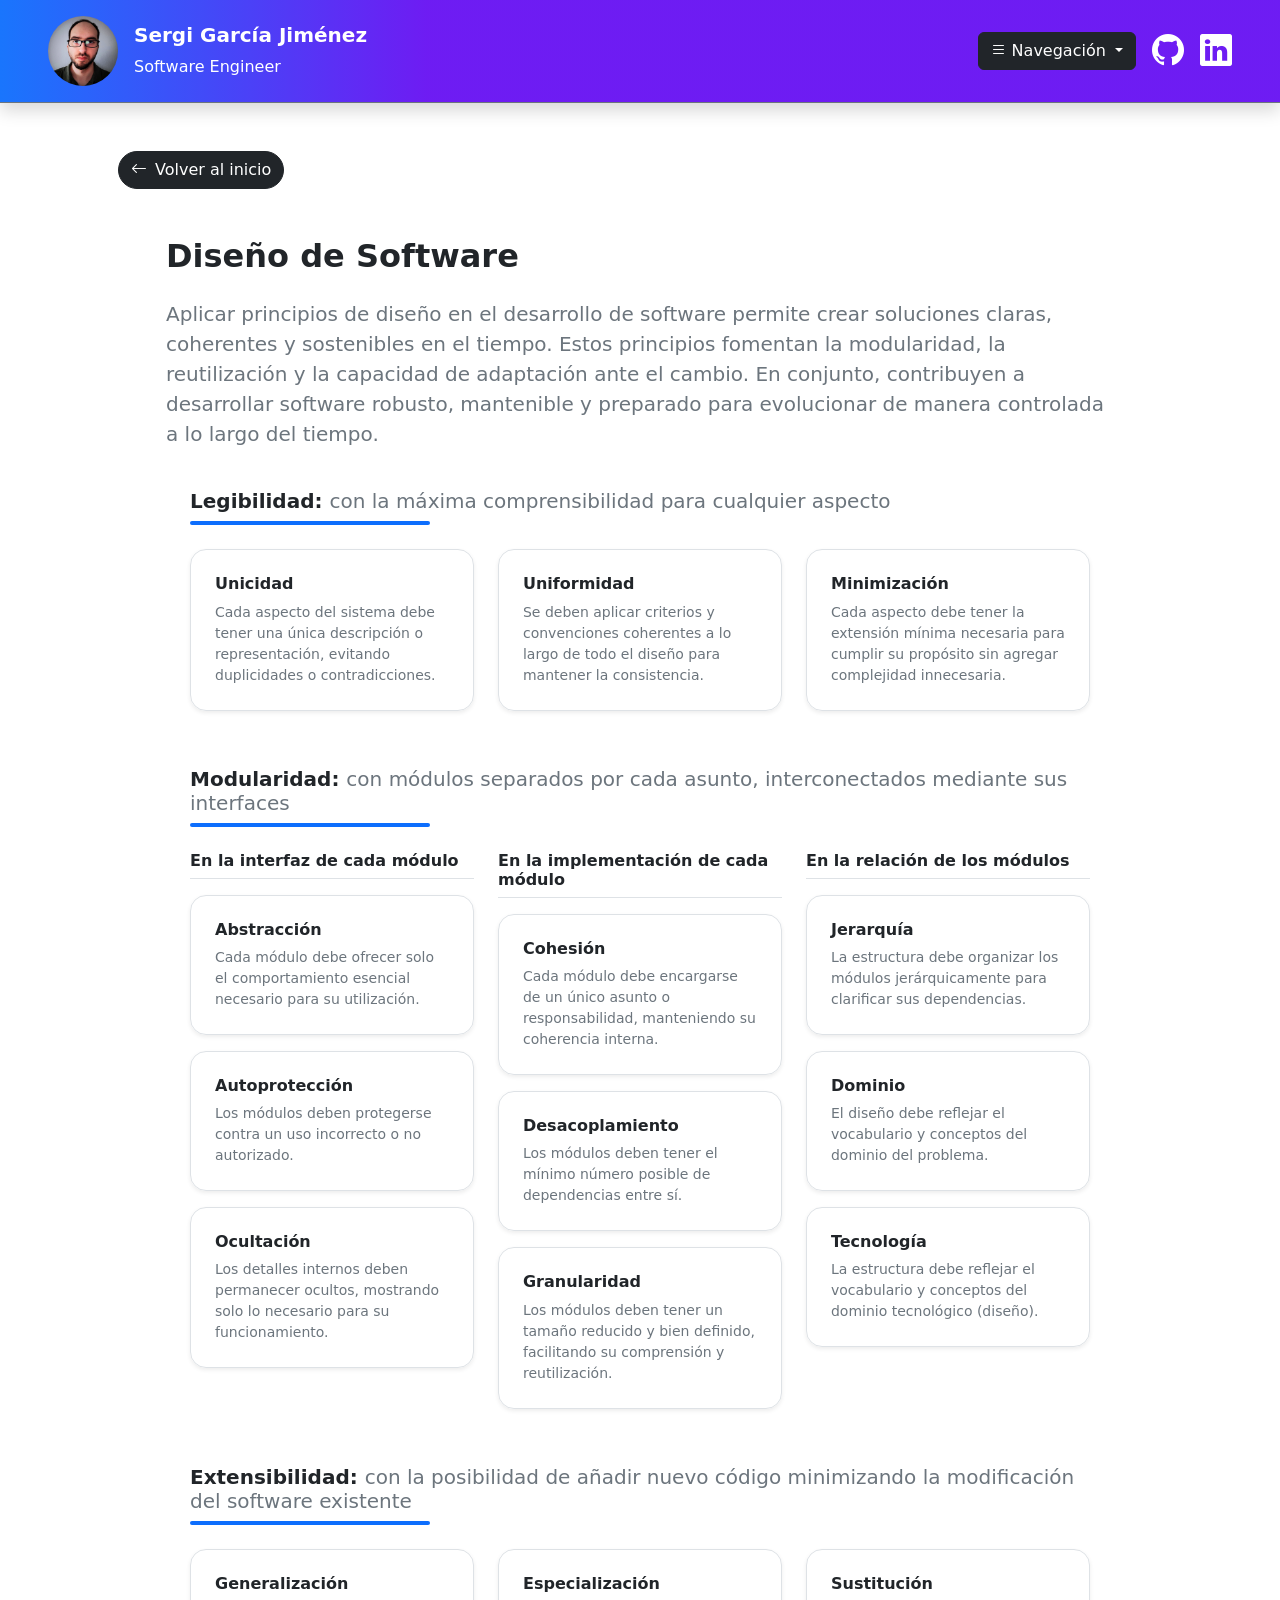
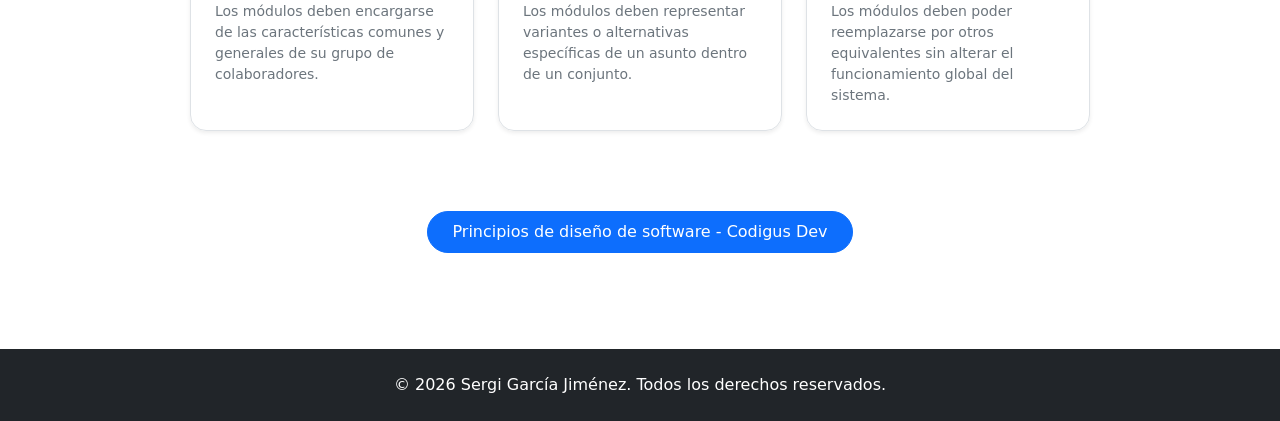
<file: principles.html>
<!doctype html>
<html lang="en">
  <head>
    <meta charset="utf-8" />
    <meta
      name="viewport"
      content="width=device-width, initial-scale=1, shrink-to-fit=no"
    />
    <meta name="description" content="" />
    <meta name="author" content="" />
    <title>Portfolio | Sergi García</title>
    <!-- Favicon-->
    <link rel="icon" type="image/x-icon" href="assets/favicon.ico" />
    <!-- Bootstrap icons-->
    <link
      rel="stylesheet"
      href="https://cdn.jsdelivr.net/npm/bootstrap-icons@1.13.1/font/bootstrap-icons.min.css"
    />
    <!-- Core theme CSS (includes Bootstrap)-->
    <link
      href="https://cdn.jsdelivr.net/npm/bootstrap@5.3.8/dist/css/bootstrap.min.css"
      rel="stylesheet"
      integrity="sha384-sRIl4kxILFvY47J16cr9ZwB07vP4J8+LH7qKQnuqkuIAvNWLzeN8tE5YBujZqJLB"
      crossorigin="anonymous"
    />
    <link href="css/styles.css" rel="stylesheet" />
  </head>
  <body>
    <nav
      class="navbar bg-tertiary py-3 border-1 border-bottom border-secondary shadow"
    >
      <div
        class="d-flex align-items-center justify-content-between flex-row mx-5 w-100"
      >
        <div class="d-flex align-items-center gap-3">
          <img
            class="rounded-circle bg-dark"
            src="assets/img/CV-FOTO.jpeg"
            alt="Profile Image"
            width="70"
            height="70"
          />
          <div
            class="d-flex flex-column align-items-start justify-content-center"
          >
            <h1 class="fs-5 fw-bold text-center">Sergi García Jiménez</h1>
            <span>Software Engineer</span>
          </div>
        </div>
        <div class="d-flex align-items-center gap-3">
          <div class="dropdown">
            <a
              class="btn btn-dark dropdown-toggle"
              href="#"
              role="button"
              data-bs-toggle="dropdown"
              aria-expanded="false"
            >
              <i class="bi bi-list" aria-hidden="true"></i>
              Navegación
            </a>

            <ul class="dropdown-menu">
              <li><a class="dropdown-item" href="index.html">Inicio</a></li>
              <li><a class="dropdown-item" href="profile.html">Perfil</a></li>
              <li>
                <a class="dropdown-item" href="experience.html">Experiencia</a>
              </li>
              <li>
                <a class="dropdown-item" href="projects.html">Proyectos</a>
              </li>
              <li>
                <a class="dropdown-item" href="stack.html">Stack tecnológico</a>
              </li>
              <li>
                <a class="dropdown-item" href="architecture.html"
                  >Arquitectura</a
                >
              </li>
              <li>
                <a class="dropdown-item" href="principles.html">Principios</a>
              </li>
              <li><a class="dropdown-item" href="solid.html">SOLID</a></li>
            </ul>
          </div>
          <a
            href="https://github.com"
            target="_blank"
            rel="noopener noreferrer"
            class="text-white"
            style="font-size: 2rem"
          >
            <i class="bi bi-github"></i>
          </a>
          <a
            href="https://www.linkedin.com/in/sergi-garc%C3%ADa-jim%C3%A9nez/"
            target="_blank"
            rel="noopener noreferrer"
            class="text-white"
            style="font-size: 2rem"
          >
            <i class="bi bi-linkedin"></i>
          </a>
        </div>
      </div>
    </nav>

    <section id="diseno-software" class="py-5">
      <div class="container px-lg-5">
        <a
          href="index.html"
          class="btn btn-dark rounded-pill d-inline-flex align-items-center text-white gap-2"
        >
          <i class="bi bi-arrow-left"></i>
          Volver al inicio
        </a>
        <div>
          <div class="p-4 p-lg-5">
            <h2 class="h2 fw-bold mb-4">Diseño de Software</h2>
            <p class="fs-5 text-secondary mb-3">
              Aplicar principios de diseño en el desarrollo de software permite
              crear soluciones claras, coherentes y sostenibles en el tiempo.
              Estos principios fomentan la modularidad, la reutilización y la
              capacidad de adaptación ante el cambio. En conjunto, contribuyen a
              desarrollar software robusto, mantenible y preparado para
              evolucionar de manera controlada a lo largo del tiempo.
            </p>

            <div class="bg-white mb-2">
              <div class="p-4">
                <h3 class="h5 fw-semibold mb-2">
                  Legibilidad:
                  <span class="fw-normal text-secondary">
                    con la máxima comprensibilidad para cualquier aspecto
                  </span>
                </h3>
                <div class="mb-4">
                  <div
                    class="rounded"
                    style="height: 4px; width: 15rem; background-color: #0d6efd"
                  ></div>
                </div>
                <div class="row g-4">
                  <div class="col-md-4">
                    <div class="border rounded-4 h-100 shadow-sm">
                      <div class="p-4">
                        <h4 class="h6 fw-semibold mb-2">Unicidad</h4>
                        <p class="text-secondary mb-0 small">
                          Cada aspecto del sistema debe tener una única
                          descripción o representación, evitando duplicidades o
                          contradicciones.
                        </p>
                      </div>
                    </div>
                  </div>
                  <div class="col-md-4">
                    <div class="border rounded-4 h-100 shadow-sm">
                      <div class="p-4">
                        <h4 class="h6 fw-semibold mb-2">Uniformidad</h4>
                        <p class="text-secondary mb-0 small">
                          Se deben aplicar criterios y convenciones coherentes a
                          lo largo de todo el diseño para mantener la
                          consistencia.
                        </p>
                      </div>
                    </div>
                  </div>
                  <div class="col-md-4">
                    <div class="border rounded-4 h-100 shadow-sm">
                      <div class="p-4">
                        <h4 class="h6 fw-semibold mb-2">Minimización</h4>
                        <p class="text-secondary mb-0 small">
                          Cada aspecto debe tener la extensión mínima necesaria
                          para cumplir su propósito sin agregar complejidad
                          innecesaria.
                        </p>
                      </div>
                    </div>
                  </div>
                </div>
              </div>
            </div>

            <div class="bg-white mb-2">
              <div class="p-4">
                <h3 class="h5 fw-semibold mb-2">
                  Modularidad:
                  <span class="fw-normal text-secondary">
                    con módulos separados por cada asunto, interconectados
                    mediante sus interfaces
                  </span>
                </h3>
                <div class="mb-4">
                  <div
                    class="rounded"
                    style="height: 4px; width: 15rem; background-color: #0d6efd"
                  ></div>
                </div>
                <div class="row g-4">
                  <div class="col-md-4">
                    <div>
                      <h4 class="h6 fw-semibold border-bottom pb-2 mb-3">
                        En la interfaz de cada módulo
                      </h4>
                      <div class="border rounded-4 mb-3 shadow-sm">
                        <div class="p-4">
                          <h5 class="h6 fw-semibold mb-2">Abstracción</h5>
                          <p class="text-secondary small mb-0">
                            Cada módulo debe ofrecer solo el comportamiento
                            esencial necesario para su utilización.
                          </p>
                        </div>
                      </div>
                      <div class="border rounded-4 mb-3 shadow-sm">
                        <div class="p-4">
                          <h5 class="h6 fw-semibold mb-2">Autoprotección</h5>
                          <p class="text-secondary small mb-0">
                            Los módulos deben protegerse contra un uso
                            incorrecto o no autorizado.
                          </p>
                        </div>
                      </div>
                      <div class="border rounded-4 shadow-sm">
                        <div class="p-4">
                          <h5 class="h6 fw-semibold mb-2">Ocultación</h5>
                          <p class="text-secondary small mb-0">
                            Los detalles internos deben permanecer ocultos,
                            mostrando solo lo necesario para su funcionamiento.
                          </p>
                        </div>
                      </div>
                    </div>
                  </div>
                  <div class="col-md-4">
                    <div>
                      <h4 class="h6 fw-semibold border-bottom pb-2 mb-3">
                        En la implementación de cada módulo
                      </h4>
                      <div class="border rounded-4 mb-3 shadow-sm">
                        <div class="p-4">
                          <h5 class="h6 fw-semibold mb-2">Cohesión</h5>
                          <p class="text-secondary small mb-0">
                            Cada módulo debe encargarse de un único asunto o
                            responsabilidad, manteniendo su coherencia interna.
                          </p>
                        </div>
                      </div>
                      <div class="border rounded-4 mb-3 shadow-sm">
                        <div class="p-4">
                          <h5 class="h6 fw-semibold mb-2">Desacoplamiento</h5>
                          <p class="text-secondary small mb-0">
                            Los módulos deben tener el mínimo número posible de
                            dependencias entre sí.
                          </p>
                        </div>
                      </div>
                      <div class="border rounded-4 shadow-sm">
                        <div class="p-4">
                          <h5 class="h6 fw-semibold mb-2">Granularidad</h5>
                          <p class="text-secondary small mb-0">
                            Los módulos deben tener un tamaño reducido y bien
                            definido, facilitando su comprensión y
                            reutilización.
                          </p>
                        </div>
                      </div>
                    </div>
                  </div>
                  <div class="col-md-4">
                    <div>
                      <h4 class="h6 fw-semibold border-bottom pb-2 mb-3">
                        En la relación de los módulos
                      </h4>
                      <div class="border rounded-4 mb-3 shadow-sm">
                        <div class="p-4">
                          <h5 class="h6 fw-semibold mb-2">Jerarquía</h5>
                          <p class="text-secondary small mb-0">
                            La estructura debe organizar los módulos
                            jerárquicamente para clarificar sus dependencias.
                          </p>
                        </div>
                      </div>
                      <div class="border rounded-4 mb-3 shadow-sm">
                        <div class="p-4">
                          <h5 class="h6 fw-semibold mb-2">Dominio</h5>
                          <p class="text-secondary small mb-0">
                            El diseño debe reflejar el vocabulario y conceptos
                            del dominio del problema.
                          </p>
                        </div>
                      </div>
                      <div class="border rounded-4 shadow-sm">
                        <div class="p-4">
                          <h5 class="h6 fw-semibold mb-2">Tecnología</h5>
                          <p class="text-secondary small mb-0">
                            La estructura debe reflejar el vocabulario y
                            conceptos del dominio tecnológico (diseño).
                          </p>
                        </div>
                      </div>
                    </div>
                  </div>
                </div>
              </div>
            </div>

            <div class="bg-white border-0 mb-2">
              <div class="p-4">
                <h3 class="h5 fw-semibold mb-2">
                  Extensibilidad:
                  <span class="fw-normal text-secondary">
                    con la posibilidad de añadir nuevo código minimizando la
                    modificación del software existente
                  </span>
                </h3>
                <div class="mb-4">
                  <div
                    class="rounded"
                    style="height: 4px; width: 15rem; background-color: #0d6efd"
                  ></div>
                </div>
                <div class="row g-4">
                  <div class="col-md-4">
                    <div class="border rounded-4 h-100 shadow-sm">
                      <div class="p-4">
                        <h4 class="h6 fw-semibold mb-2">Generalización</h4>
                        <p class="text-secondary small mb-0">
                          Los módulos deben encargarse de las características
                          comunes y generales de su grupo de colaboradores.
                        </p>
                      </div>
                    </div>
                  </div>
                  <div class="col-md-4">
                    <div class="border rounded-4 h-100 shadow-sm">
                      <div class="p-4">
                        <h4 class="h6 fw-semibold mb-2">Especialización</h4>
                        <p class="text-secondary small mb-0">
                          Los módulos deben representar variantes o alternativas
                          específicas de un asunto dentro de un conjunto.
                        </p>
                      </div>
                    </div>
                  </div>
                  <div class="col-md-4">
                    <div class="border rounded-4 h-100 shadow-sm">
                      <div class="p-4">
                        <h4 class="h6 fw-semibold mb-2">Sustitución</h4>
                        <p class="text-secondary small mb-0">
                          Los módulos deben poder reemplazarse por otros
                          equivalentes sin alterar el funcionamiento global del
                          sistema.
                        </p>
                      </div>
                    </div>
                  </div>
                </div>
              </div>
            </div>

            <div class="text-center pt-5">
              <a
                href="https://www.youtube.com/watch?v=DizrxACcWDE&t=3494s"
                class="btn btn-primary rounded-pill px-4 py-2"
                target="_blank"
              >
                Principios de diseño de software - Codigus Dev
              </a>
            </div>
          </div>
        </div>
      </div>
    </section>

    <!-- Footer-->
    <footer class="bg-dark text-white py-4">
      <div class="container text-center">
        <p class="mb-0">
          © 2026 Sergi García Jiménez. Todos los derechos reservados.
        </p>
      </div>
    </footer>

    <!-- Modal de descripción -->
    <div
      class="modal fade"
      id="techDescriptionModal"
      tabindex="-1"
      aria-labelledby="techDescriptionModalLabel"
      aria-hidden="true"
    >
      <div class="modal-dialog modal-dialog-centered">
        <div class="modal-content">
          <div class="modal-header">
            <h5 class="modal-title" id="techDescriptionModalLabel"></h5>
            <button
              type="button"
              class="btn-close"
              data-bs-dismiss="modal"
              aria-label="Cerrar"
            ></button>
          </div>
          <div class="modal"></div>
          <div class="modal-footer">
            <button
              type="button"
              class="btn btn-secondary btn-sm"
              data-bs-dismiss="modal"
            >
              Cerrar
            </button>
          </div>
        </div>
      </div>
    </div>

    <!-- Bootstrap core JS-->
    <script
      src="https://cdn.jsdelivr.net/npm/@popperjs/core@2.11.8/dist/umd/popper.min.js"
      integrity="sha384-I7E8VVD/ismYTF4hNIPjVp/Zjvgyol6VFvRkX/vR+Vc4jQkC+hVqc2pM8ODewa9r"
      crossorigin="anonymous"
    ></script>
    <script
      src="https://cdn.jsdelivr.net/npm/bootstrap@5.3.8/dist/js/bootstrap.min.js"
      integrity="sha384-G/EV+4j2dNv+tEPo3++6LCgdCROaejBqfUeNjuKAiuXbjrxilcCdDz6ZAVfHWe1Y"
      crossorigin="anonymous"
    ></script>
    <!-- Core theme JS-->
    <script src="js/scripts.js"></script>
  </body>
</html>
</file>
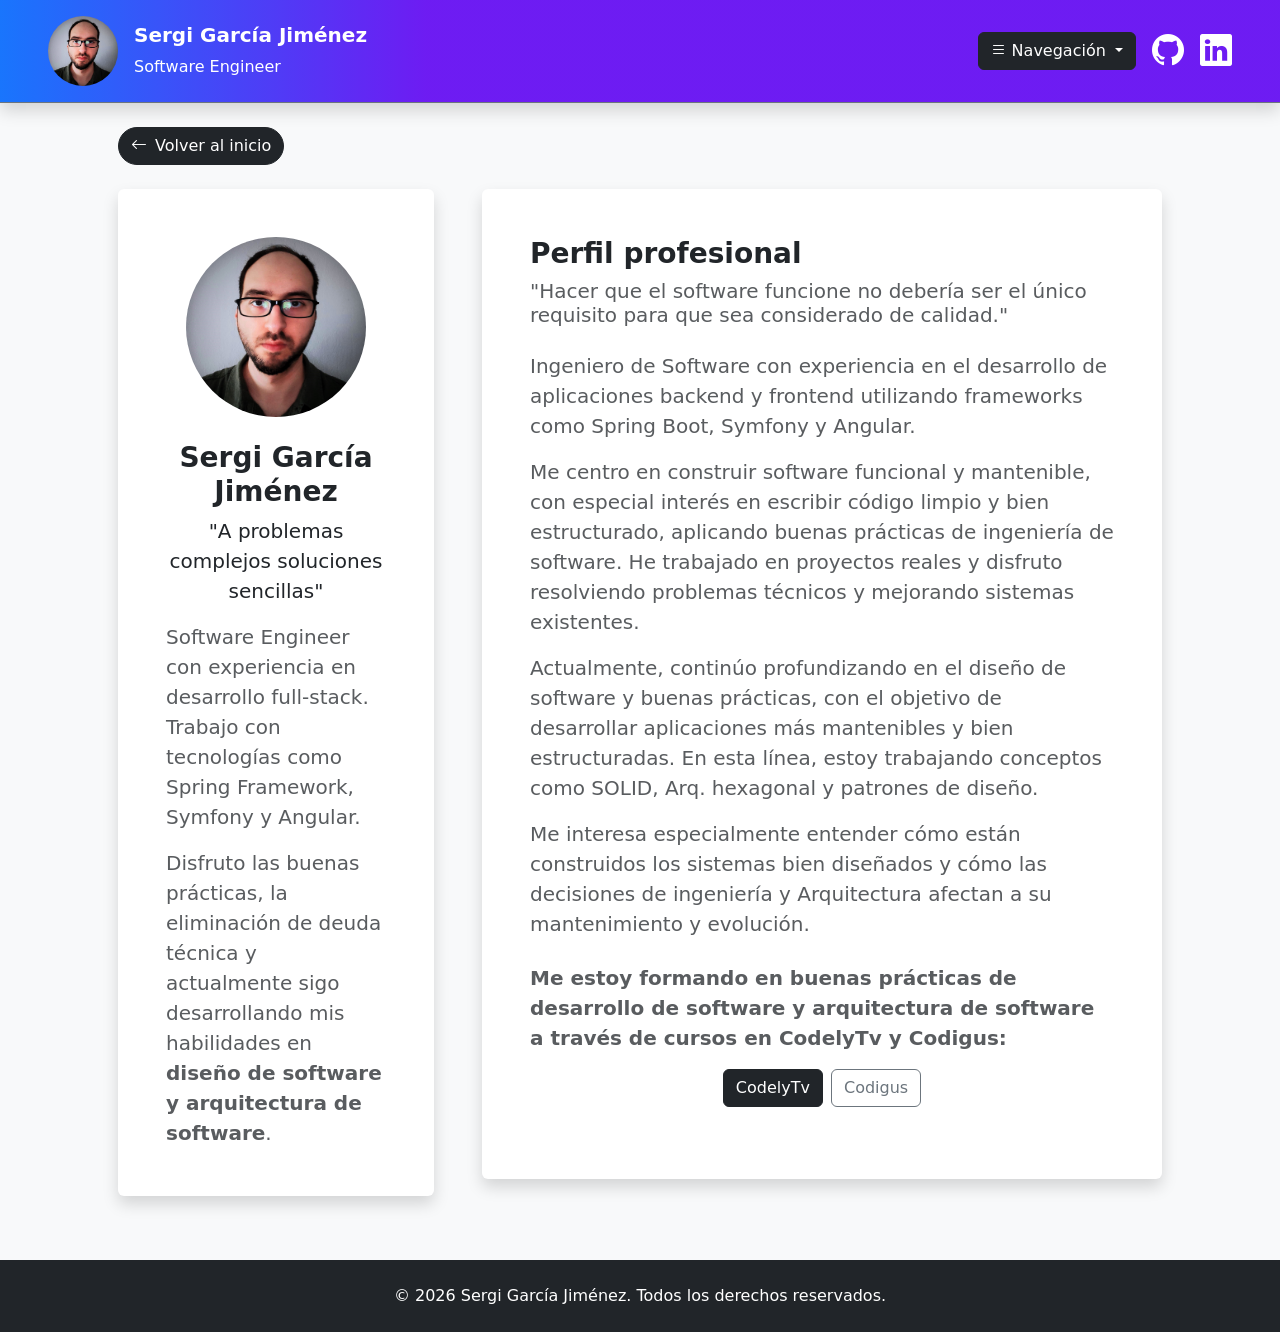
<file: profile.html>
<!doctype html>
<html lang="en">
  <head>
    <meta charset="utf-8" />
    <meta
      name="viewport"
      content="width=device-width, initial-scale=1, shrink-to-fit=no"
    />
    <meta name="description" content="" />
    <meta name="author" content="" />
    <title>Portfolio | Sergi García</title>
    <!-- Favicon-->
    <link rel="icon" type="image/x-icon" href="assets/favicon.ico" />
    <!-- Bootstrap icons-->
    <link
      rel="stylesheet"
      href="https://cdn.jsdelivr.net/npm/bootstrap-icons@1.13.1/font/bootstrap-icons.min.css"
    />
    <!-- Core theme CSS (includes Bootstrap)-->
    <link
      href="https://cdn.jsdelivr.net/npm/bootstrap@5.3.8/dist/css/bootstrap.min.css"
      rel="stylesheet"
      integrity="sha384-sRIl4kxILFvY47J16cr9ZwB07vP4J8+LH7qKQnuqkuIAvNWLzeN8tE5YBujZqJLB"
      crossorigin="anonymous"
    />
    <link href="css/styles.css" rel="stylesheet" />
  </head>
  <body>
    <nav
      class="navbar bg-body-tertiary py-3 border-1 border-bottom border-secondary shadow"
    >
      <div
        class="d-flex align-items-center justify-content-between flex-row mx-5 w-100"
      >
        <div class="d-flex align-items-center gap-3">
          <img
            class="rounded-circle bg-dark"
            src="assets/img/CV-FOTO.jpeg"
            alt="Profile Image"
            width="70"
            height="70"
          />
          <div
            class="d-flex flex-column align-items-start justify-content-center"
          >
            <h1 class="fs-5 fw-bold text-center">Sergi García Jiménez</h1>
            <span>Software Engineer</span>
          </div>
        </div>
        <div class="d-flex align-items-center gap-3">
          <div class="dropdown">
            <a
              class="btn btn-dark dropdown-toggle"
              href="#"
              role="button"
              data-bs-toggle="dropdown"
              aria-expanded="false"
            >
              <i class="bi bi-list" aria-hidden="true"></i>
              Navegación
            </a>

            <ul class="dropdown-menu">
              <li><a class="dropdown-item" href="index.html">Inicio</a></li>
              <li><a class="dropdown-item" href="profile.html">Perfil</a></li>
              <li>
                <a class="dropdown-item" href="experience.html">Experiencia</a>
              </li>
              <li>
                <a class="dropdown-item" href="projects.html">Proyectos</a>
              </li>
              <li>
                <a class="dropdown-item" href="stack.html">Stack tecnológico</a>
              </li>
              <li>
                <a class="dropdown-item" href="architecture.html"
                  >Arquitectura</a
                >
              </li>
              <li>
                <a class="dropdown-item" href="principles.html">Principios</a>
              </li>
              <li><a class="dropdown-item" href="solid.html">SOLID</a></li>
            </ul>
          </div>
          <a
            href="https://github.com"
            target="_blank"
            rel="noopener noreferrer"
            class="text-white"
            style="font-size: 2rem"
          >
            <i class="bi bi-github"></i>
          </a>
          <a
            href="https://www.linkedin.com/in/sergi-garc%C3%ADa-jim%C3%A9nez/"
            target="_blank"
            rel="noopener noreferrer"
            class="text-white"
            style="font-size: 2rem"
          >
            <i class="bi bi-linkedin"></i>
          </a>
        </div>
      </div>
    </nav>

    <div class="bg-light py-3">
      <div class="container px-lg-5 mt-2">
        <a
          href="index.html"
          class="btn btn-dark rounded-pill d-inline-flex align-items-center text-white gap-2"
        >
          <i class="bi bi-arrow-left"></i>
          Volver al inicio
        </a>
      </div>
      <!-- Page Content-->
      <section class="pt-4 w-100">
        <div class="container px-lg-5">
          <!-- Page Features-->
          <div class="row gx-lg-5">
            <div class="col-lg-4 mb-5">
              <div class="card bg-white border-0 shadow">
                <div class="card-body text-center p-4 p-lg-5">
                  <img
                    src="assets/img/CV-FOTO.jpeg"
                    alt="Foto de Sergi García"
                    class="rounded-circle mb-4"
                    width="180"
                    height="180"
                  />
                  <h2 class="fs-3 fw-bold">Sergi García Jiménez</h2>
                  <p class="lead">
                    "A problemas complejos soluciones sencillas"
                  </p>
                  <p class="text-muted text-start fs-5 mb-3">
                    Software Engineer con experiencia en desarrollo
                    full-stack. Trabajo con tecnologías como Spring Framework,
                    Symfony y Angular.
                  </p>

                  <p class="text-muted text-start fs-5 mb-0">
                    Disfruto las buenas prácticas, la eliminación de deuda
                    técnica y actualmente sigo desarrollando mis habilidades en
                    <b>diseño de software y arquitectura de software</b>.
                  </p>
                </div>
              </div>
            </div>
            <div class="col-lg-8 mb-5">
              <div class="card bg-white border-0 shadow">
                <div class="card-body p-4 p-lg-5">
                  <h2 class="fs-3 fw-bold">Perfil profesional</h2>
                  <h3 class="fs-5 text-muted mb-4">
                    "Hacer que el software funcione no debería ser el único
                    requisito para que sea considerado de calidad."
                  </h3>
                  <p class="fs-5 text-muted mb-3">
                    Ingeniero de Software con experiencia en el desarrollo de
                    aplicaciones backend y frontend utilizando frameworks como
                    Spring Boot, Symfony y Angular.
                  </p>
                  <p class="fs-5 text-muted mb-3">
                    Me centro en construir software funcional y mantenible, con
                    especial interés en escribir código limpio y bien
                    estructurado, aplicando buenas prácticas de ingeniería de
                    software. He trabajado en proyectos reales y disfruto
                    resolviendo problemas técnicos y mejorando sistemas
                    existentes.
                  </p>
                  <p class="fs-5 text-muted mb-3">
                    Actualmente, continúo profundizando en el diseño de software
                    y buenas prácticas, con el objetivo de desarrollar
                    aplicaciones más mantenibles y bien estructuradas. En esta
                    línea, estoy trabajando conceptos como SOLID, Arq. hexagonal
                    y patrones de diseño.
                  </p>
                  <p class="fs-5 text-muted mb-4">
                    Me interesa especialmente entender cómo están construidos
                    los sistemas bien diseñados y cómo las decisiones de
                    ingeniería y Arquitectura afectan a su mantenimiento y
                    evolución.
                  </p>

                  <p class="fs-5 text-muted mb-2 fw-semibold">
                    Me estoy formando en buenas prácticas de desarrollo de
                    software y arquitectura de software a través de cursos en
                    CodelyTv y Codigus:
                  </p>
                  <div class="d-flex justify-content-center gap-2 mb-3 py-2">
                    <a
                      href="https://codely.tv"
                      target="_blank"
                      class="btn btn-dark btn-md"
                    >
                      CodelyTv
                    </a>
                    <a
                      href="https://codigus.dev"
                      target="_blank"
                      class="btn btn-outline-secondary btn-md"
                    >
                      Codigus
                    </a>
                  </div>
                </div>
              </div>
            </div>
          </div>
        </div>
      </section>
    </div>
    <!-- Footer-->
    <footer class="bg-dark text-white py-4">
      <div class="container text-center">
        <p class="mb-0">
          © 2026 Sergi García Jiménez. Todos los derechos reservados.
        </p>
      </div>
    </footer>

    <!-- Bootstrap core JS-->
    <script
      src="https://cdn.jsdelivr.net/npm/@popperjs/core@2.11.8/dist/umd/popper.min.js"
      integrity="sha384-I7E8VVD/ismYTF4hNIPjVp/Zjvgyol6VFvRkX/vR+Vc4jQkC+hVqc2pM8ODewa9r"
      crossorigin="anonymous"
    ></script>
    <script
      src="https://cdn.jsdelivr.net/npm/bootstrap@5.3.8/dist/js/bootstrap.min.js"
      integrity="sha384-G/EV+4j2dNv+tEPo3++6LCgdCROaejBqfUeNjuKAiuXbjrxilcCdDz6ZAVfHWe1Y"
      crossorigin="anonymous"
    ></script>
    <!-- Core theme JS-->
    <script src="js/scripts.js"></script>
  </body>
</html>
</file>
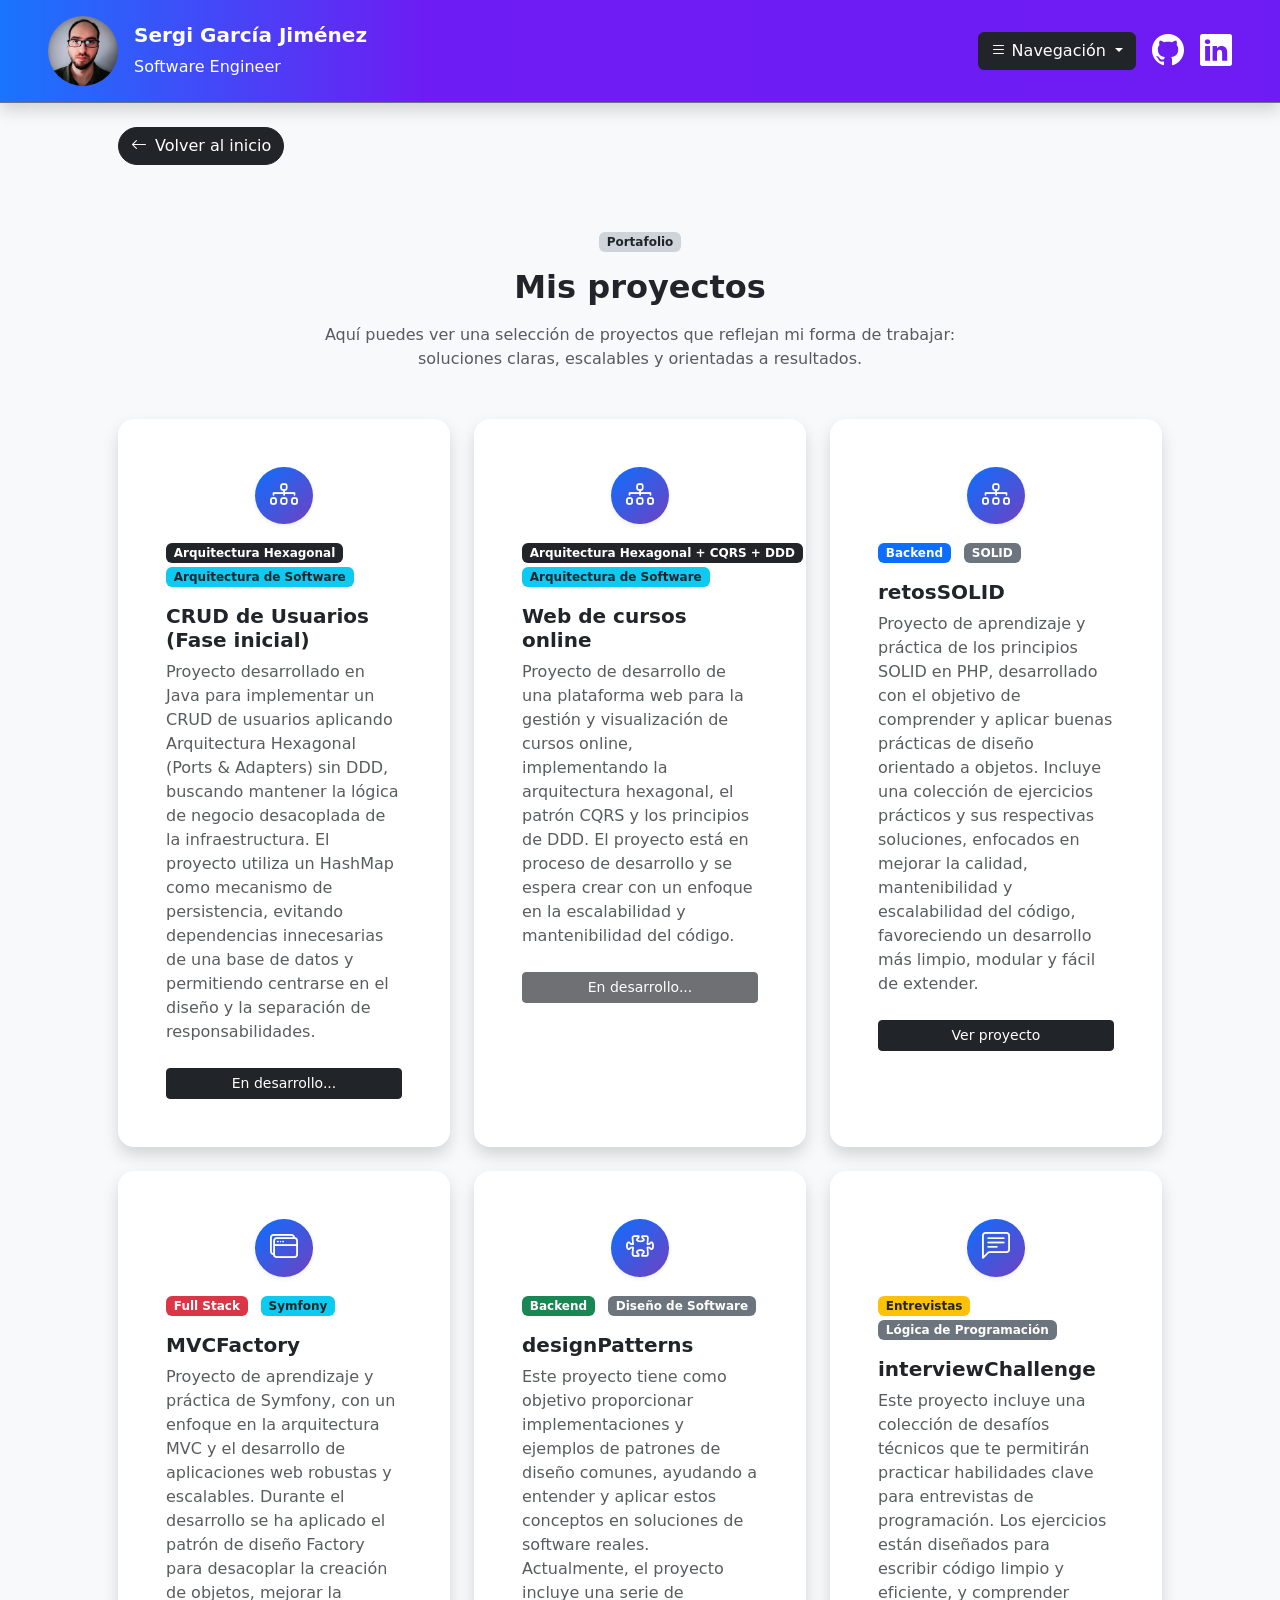
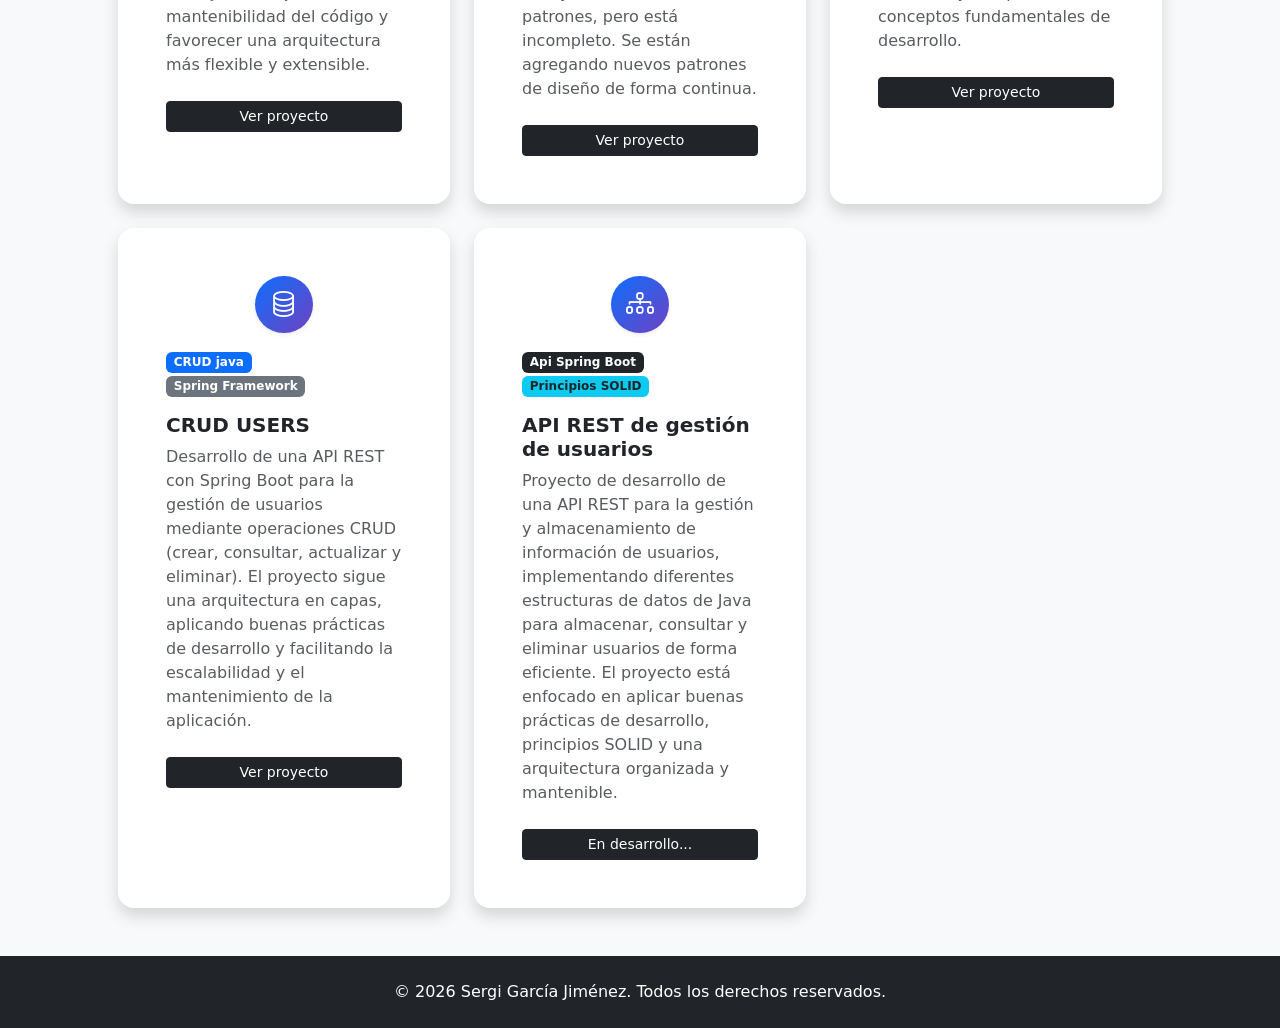
<file: projects.html>
<!doctype html>
<html lang="es">
  <head>
    <meta charset="utf-8" />
    <meta
      name="viewport"
      content="width=device-width, initial-scale=1, shrink-to-fit=no"
    />
    <meta name="description" content="" />
    <meta name="author" content="" />
    <title>Portfolio | Proyectos</title>
    <link rel="icon" type="image/x-icon" href="assets/favicon.ico" />
    <link
      rel="stylesheet"
      href="https://cdn.jsdelivr.net/npm/bootstrap-icons@1.13.1/font/bootstrap-icons.min.css"
    />
    <link
      href="https://cdn.jsdelivr.net/npm/bootstrap@5.3.8/dist/css/bootstrap.min.css"
      rel="stylesheet"
      integrity="sha384-sRIl4kxILFvY47J16cr9ZwB07vP4J8+LH7qKQnuqkuIAvNWLzeN8tE5YBujZqJLB"
      crossorigin="anonymous"
    />
    <link href="css/styles.css" rel="stylesheet" />
  </head>
  <body>
    <nav
      class="navbar bg-body-tertiary py-3 border-1 border-bottom border-secondary shadow"
    >
      <div
        class="d-flex align-items-center justify-content-between flex-row mx-5 w-100"
      >
        <div class="d-flex align-items-center gap-3">
          <img
            class="rounded-circle bg-dark"
            src="assets/img/CV-FOTO.jpeg"
            alt="Profile Image"
            width="70"
            height="70"
          />
          <div
            class="d-flex flex-column align-items-start justify-content-center"
          >
            <h1 class="fs-5 fw-bold text-center">Sergi García Jiménez</h1>
            <span>Software Engineer</span>
          </div>
        </div>
        <div class="d-flex align-items-center gap-3">
          <div class="dropdown">
            <a
              class="btn btn-dark dropdown-toggle"
              href="#"
              role="button"
              data-bs-toggle="dropdown"
              aria-expanded="false"
            >
              <i class="bi bi-list" aria-hidden="true"></i>
              Navegación
            </a>

            <ul class="dropdown-menu">
              <li><a class="dropdown-item" href="index.html">Inicio</a></li>
              <li><a class="dropdown-item" href="profile.html">Perfil</a></li>
              <li>
                <a class="dropdown-item" href="experience.html">Experiencia</a>
              </li>
              <li>
                <a class="dropdown-item" href="projects.html">Proyectos</a>
              </li>
              <li>
                <a class="dropdown-item" href="stack.html">Stack tecnológico</a>
              </li>
              <li>
                <a class="dropdown-item" href="architecture.html"
                  >Arquitectura</a
                >
              </li>
              <li>
                <a class="dropdown-item" href="principles.html">Principios</a>
              </li>
              <li><a class="dropdown-item" href="solid.html">SOLID</a></li>
            </ul>
          </div>
          <a
            href="https://github.com/sergigarcia32?tab=repositories"
            target="_blank"
            rel="noopener noreferrer"
            class="text-white"
            style="font-size: 2rem"
          >
            <i class="bi bi-github"></i>
          </a>
          <a
            href="https://www.linkedin.com/in/sergi-garc%C3%ADa-jim%C3%A9nez/"
            target="_blank"
            rel="noopener noreferrer"
            class="text-white"
            style="font-size: 2rem"
          >
            <i class="bi bi-linkedin"></i>
          </a>
        </div>
      </div>
    </nav>

    <div class="bg-light py-3">
      <div class="container px-lg-5 mt-2">
        <a
          href="index.html"
          class="btn btn-dark rounded-pill d-inline-flex align-items-center text-white gap-2"
        >
          <i class="bi bi-arrow-left"></i>
          Volver al inicio
        </a>
      </div>
    </div>

    <section class="py-5 bg-light">
      <div class="container px-lg-5">
        <div class="text-center mb-5">
          <span class="badge bg-dark-subtle text-dark mb-3">Portafolio</span>
          <h2 class="fs-2 fw-bold mb-3">Mis proyectos</h2>
          <p class="text-muted mx-auto" style="max-width: 700px">
            Aquí puedes ver una selección de proyectos que reflejan mi forma de
            trabajar: soluciones claras, escalables y orientadas a resultados.
          </p>
        </div>

        <div class="row g-4">
          <div class="col-md-6 col-xl-4">
            <div class="card-project bg-white border-0 h-100 shadow rounded-4">
              <div class="card-body p-4 p-lg-5 d-flex flex-column">
                <div
                  class="d-flex align-items-center justify-content-between mb-3"
                >
                  <div class="project-icon shadow-sm">
                    <i class="bi bi-diagram-3 fs-3"></i>
                  </div>
                </div>
                <div class="mb-3">
                  <span class="badge bg-dark me-2">Arquitectura Hexagonal</span>
                  <span class="badge bg-info text-dark"
                    >Arquitectura de Software</span
                  >
                </div>
                <h3 class="fs-5 fw-bold mb-2">
                  CRUD de Usuarios (Fase inicial)
                </h3>
                <p class="text-muted mb-4">
                  Proyecto desarrollado en Java para implementar un CRUD de
                  usuarios aplicando Arquitectura Hexagonal (Ports & Adapters) sin DDD,
                  buscando mantener la lógica de negocio desacoplada de la
                  infraestructura. El proyecto utiliza un HashMap como mecanismo
                  de persistencia, evitando dependencias innecesarias de una
                  base de datos y permitiendo centrarse en el diseño y la
                  separación de responsabilidades.
                </p>
                <a href="https://github.com/sergigarcia32/java-crud-users-hexagonal" target="_blank" class="btn btn-dark btn-sm mt-auto"
                  >En desarrollo...</a
                >
              </div>
            </div>
          </div>
          <div class="col-md-6 col-xl-4">
            <div class="card-project bg-white border-0 h-100 shadow rounded-4">
              <div class="card-body p-4 p-lg-5 d-flex flex-column">
                <div
                  class="d-flex align-items-center justify-content-between mb-3"
                >
                  <div class="project-icon shadow-sm">
                    <i class="bi bi-diagram-3 fs-3"></i>
                  </div>
                </div>
                <div class="mb-3">
                  <span class="badge bg-dark me-2"
                    >Arquitectura Hexagonal + CQRS + DDD</span
                  >
                  <span class="badge bg-info text-dark"
                    >Arquitectura de Software</span
                  >
                </div>
                <h3 class="fs-5 fw-bold mb-2">Web de cursos online</h3>
                <p class="text-muted mb-4">
                  Proyecto de desarrollo de una plataforma web para la gestión y
                  visualización de cursos online, implementando la arquitectura
                  hexagonal, el patrón CQRS y los principios de DDD. El proyecto
                  está en proceso de desarrollo y se espera crear con un enfoque
                  en la escalabilidad y mantenibilidad del código.
                </p>
                <a href="#" class="btn btn-dark btn-sm mt-auto disabled"
                  >En desarrollo...</a
                >
              </div>
            </div>
          </div>
          <div class="col-md-6 col-xl-4">
            <div class="card-project bg-white border-0 h-100 shadow rounded-4">
              <div class="card-body p-4 p-lg-5 d-flex flex-column">
                <div
                  class="d-flex align-items-center justify-content-between mb-3"
                >
                  <div class="project-icon shadow-sm">
                    <i class="bi bi-diagram-3 fs-3"></i>
                  </div>
                </div>
                <div class="mb-3">
                  <span class="badge bg-primary me-2">Backend</span>
                  <span class="badge bg-secondary">SOLID</span>
                </div>
                <h3 class="fs-5 fw-bold mb-2">retosSOLID</h3>
                <p class="text-muted mb-4">
                  Proyecto de aprendizaje y práctica de los principios SOLID en
                  PHP, desarrollado con el objetivo de comprender y aplicar
                  buenas prácticas de diseño orientado a objetos. Incluye una
                  colección de ejercicios prácticos y sus respectivas
                  soluciones, enfocados en mejorar la calidad, mantenibilidad y
                  escalabilidad del código, favoreciendo un desarrollo más
                  limpio, modular y fácil de extender.
                </p>
                <a
                  href="https://github.com/sergigarcia32/retosSOLID"
                  target="_blank"
                  class="btn btn-dark btn-sm mt-auto"
                  >Ver proyecto</a
                >
              </div>
            </div>
          </div>

          <div class="col-md-6 col-xl-4">
            <div class="card-project bg-white border-0 h-100 shadow rounded-4">
              <div class="card-body p-4 p-lg-5 d-flex flex-column">
                <div
                  class="d-flex align-items-center justify-content-between mb-3"
                >
                  <div class="project-icon shadow-sm">
                    <i class="bi bi-window-stack fs-3"></i>
                  </div>
                </div>
                <div class="mb-3">
                  <span class="badge bg-danger me-2">Full Stack</span>
                  <span class="badge bg-info text-dark">Symfony</span>
                </div>
                <h3 class="fs-5 fw-bold mb-2">MVCFactory</h3>
                <p class="text-muted mb-4">
                  Proyecto de aprendizaje y práctica de Symfony, con un enfoque
                  en la arquitectura MVC y el desarrollo de aplicaciones web
                  robustas y escalables. Durante el desarrollo se ha aplicado el
                  patrón de diseño Factory para desacoplar la creación de
                  objetos, mejorar la mantenibilidad del código y favorecer una
                  arquitectura más flexible y extensible.
                </p>
                <a
                  href="https://github.com/sergigarcia32/MVCFactory/tree/main"
                  target="_blank"
                  class="btn btn-dark btn-sm mt-auto"
                  >Ver proyecto</a
                >
              </div>
            </div>
          </div>

          <div class="col-md-6 col-xl-4">
            <div class="card-project bg-white border-0 h-100 shadow rounded-4">
              <div class="card-body p-4 p-lg-5 d-flex flex-column">
                <div
                  class="d-flex align-items-center justify-content-between mb-3"
                >
                  <div class="project-icon shadow-sm">
                    <i class="bi bi-puzzle fs-3"></i>
                  </div>
                </div>
                <div class="mb-3">
                  <span class="badge bg-success me-2">Backend</span>
                  <span class="badge bg-secondary">Diseño de Software</span>
                </div>
                <h3 class="fs-5 fw-bold mb-2">designPatterns</h3>
                <p class="text-muted mb-4">
                  Este proyecto tiene como objetivo proporcionar
                  implementaciones y ejemplos de patrones de diseño comunes,
                  ayudando a entender y aplicar estos conceptos en soluciones de
                  software reales. Actualmente, el proyecto incluye una serie de
                  patrones, pero está incompleto. Se están agregando nuevos
                  patrones de diseño de forma continua.
                </p>
                <a
                  href="https://github.com/sergigarcia32/designPatterns"
                  target="_blank"
                  class="btn btn-dark btn-sm mt-auto"
                  >Ver proyecto</a
                >
              </div>
            </div>
          </div>

          <div class="col-md-6 col-xl-4">
            <div class="card-project bg-white border-0 h-100 shadow rounded-4">
              <div class="card-body p-4 p-lg-5 d-flex flex-column">
                <div
                  class="d-flex align-items-center justify-content-between mb-3"
                >
                  <div class="project-icon shadow-sm">
                    <i class="bi bi-chat-left-text fs-3"></i>
                  </div>
                </div>
                <div class="mb-3">
                  <span class="badge bg-warning text-dark me-2"
                    >Entrevistas</span
                  >
                  <span class="badge bg-secondary">Lógica de Programación</span>
                </div>
                <h3 class="fs-5 fw-bold mb-2">interviewChallenge</h3>
                <p class="text-muted mb-4">
                  Este proyecto incluye una colección de desafíos técnicos que
                  te permitirán practicar habilidades clave para entrevistas de
                  programación. Los ejercicios están diseñados para escribir
                  código limpio y eficiente, y comprender conceptos
                  fundamentales de desarrollo.
                </p>
                <a
                  href="https://github.com/sergigarcia32/interviewChallenge"
                  target="_blank"
                  class="btn btn-dark btn-sm mt-auto"
                  >Ver proyecto</a
                >
              </div>
            </div>
          </div>

          <div class="col-md-6 col-xl-4">
            <div class="card-project bg-white border-0 h-100 shadow rounded-4">
              <div class="card-body p-4 p-lg-5 d-flex flex-column">
                <div
                  class="d-flex align-items-center justify-content-between mb-3"
                >
                  <div class="project-icon shadow-sm">
                    <i class="bi bi-database fs-3"></i>
                  </div>
                </div>
                <div class="mb-3">
                  <span class="badge bg-primary me-2">CRUD java</span>
                  <span class="badge bg-secondary">Spring Framework</span>
                </div>
                <h3 class="fs-5 fw-bold mb-2">CRUD USERS</h3>
                <p class="text-muted mb-4">
                  Desarrollo de una API REST con Spring Boot para la gestión de
                  usuarios mediante operaciones CRUD (crear, consultar,
                  actualizar y eliminar). El proyecto sigue una arquitectura en
                  capas, aplicando buenas prácticas de desarrollo y facilitando
                  la escalabilidad y el mantenimiento de la aplicación.
                </p>
                <a
                  href="https://github.com/sergigarcia32/SPRING-CRUD-USERS-DTO/tree/main"
                  target="_blank"
                  class="btn btn-dark btn-sm mt-auto"
                  >Ver proyecto</a
                >
              </div>
            </div>
          </div>

          <div class="col-md-6 col-xl-4">
            <div class="card-feature bg-white border-0 h-100 shadow rounded-4">
              <div class="card-body p-4 p-lg-5 d-flex flex-column">
                <div
                  class="d-flex align-items-center justify-content-between mb-3"
                >
                  <div class="project-icon shadow-sm">
                    <i class="bi bi-diagram-3 fs-3"></i>
                  </div>
                </div>
                <div class="mb-3">
                  <span class="badge bg-dark me-2">Api Spring Boot</span>
                  <span class="badge bg-info text-dark">Principios SOLID</span>
                </div>
                <h3 class="fs-5 fw-bold mb-2">
                  API REST de gestión de usuarios
                </h3>
                <p class="text-muted mb-4">
                  Proyecto de desarrollo de una API REST para la gestión y
                  almacenamiento de información de usuarios, implementando
                  diferentes estructuras de datos de Java para almacenar,
                  consultar y eliminar usuarios de forma eficiente. El proyecto
                  está enfocado en aplicar buenas prácticas de desarrollo,
                  principios SOLID y una arquitectura organizada y mantenible.
                </p>
                <a
                  href="https://github.com/sergigarcia32/api_crud_users_SOLID"
                  class="btn btn-dark btn-sm mt-auto"
                >
                  En desarrollo...
                </a>
              </div>
            </div>
          </div>
        </div>
      </div>
    </section>

    <footer class="bg-dark text-white py-4">
      <div class="container text-center">
        <p class="mb-0">
          © 2026 Sergi García Jiménez. Todos los derechos reservados.
        </p>
      </div>
    </footer>
    <!-- Bootstrap core JS-->
    <script src="https://cdn.jsdelivr.net/npm/bootstrap@5.2.3/dist/js/bootstrap.bundle.min.js"></script>
  </body>
</html>
</file>
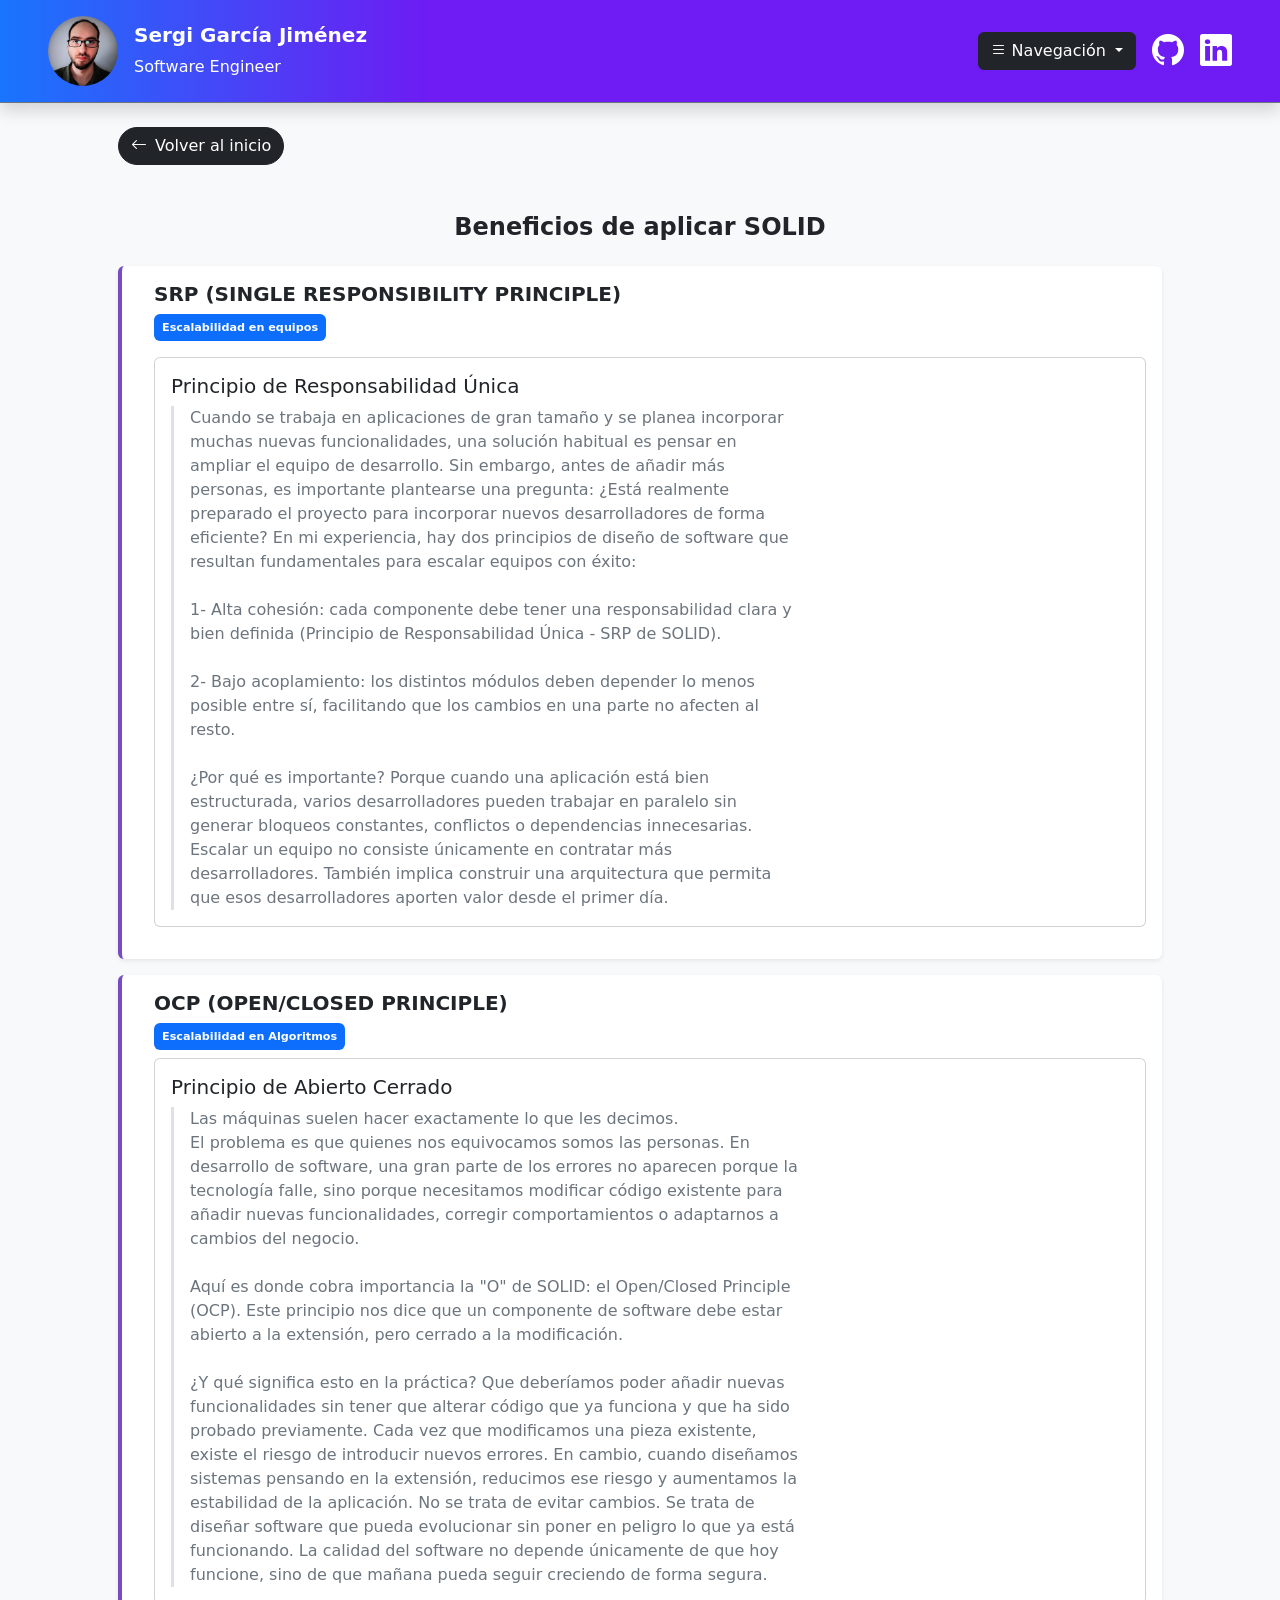
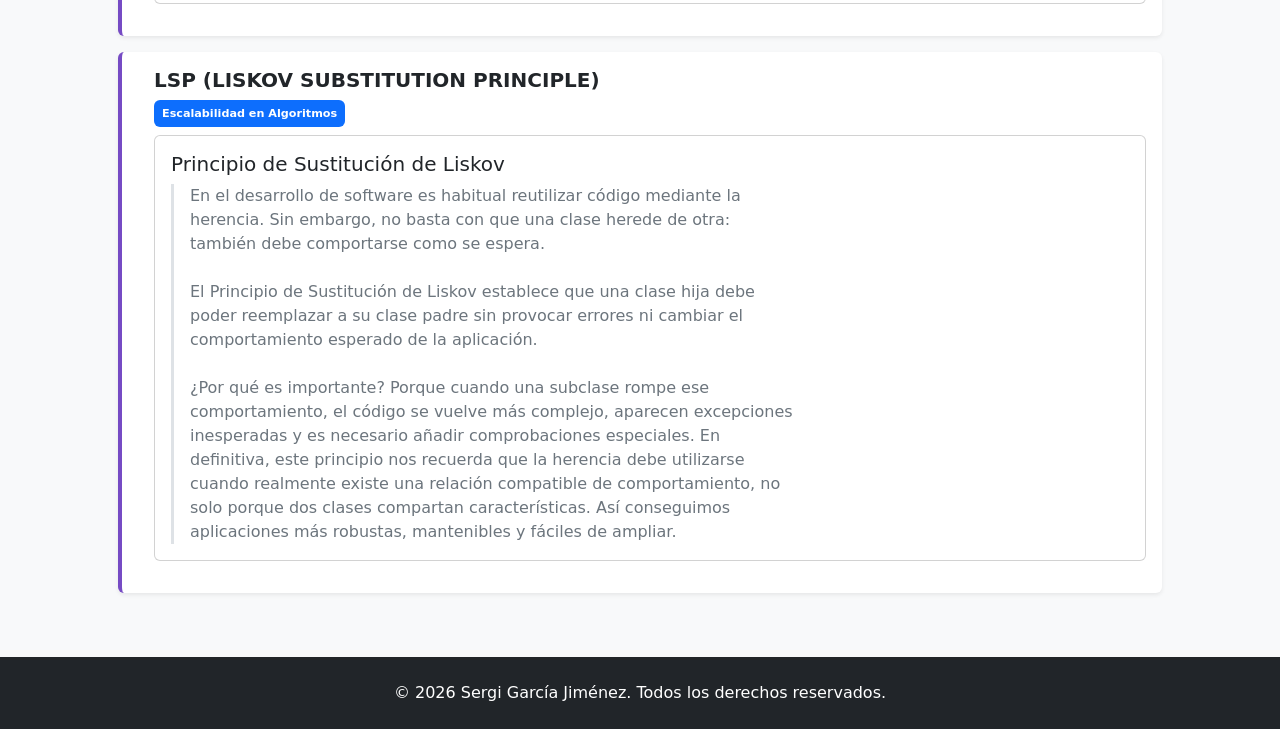
<file: solid.html>
<!doctype html>
<html lang="en">
  <head>
    <meta charset="utf-8" />
    <meta
      name="viewport"
      content="width=device-width, initial-scale=1, shrink-to-fit=no"
    />
    <meta name="description" content="" />
    <meta name="author" content="" />
    <title>Portfolio | Sergi García</title>
    <!-- Favicon-->
    <link rel="icon" type="image/x-icon" href="assets/favicon.ico" />
    <!-- Bootstrap icons-->
    <link
      rel="stylesheet"
      href="https://cdn.jsdelivr.net/npm/bootstrap-icons@1.13.1/font/bootstrap-icons.min.css"
    />
    <!-- Core theme CSS (includes Bootstrap)-->
    <link
      href="https://cdn.jsdelivr.net/npm/bootstrap@5.3.8/dist/css/bootstrap.min.css"
      rel="stylesheet"
      integrity="sha384-sRIl4kxILFvY47J16cr9ZwB07vP4J8+LH7qKQnuqkuIAvNWLzeN8tE5YBujZqJLB"
      crossorigin="anonymous"
    />
    <link href="css/styles.css" rel="stylesheet" />
  </head>
  <body>
    <nav
      class="navbar bg-body-tertiary py-3 border-1 border-bottom border-secondary shadow"
    >
      <div
        class="d-flex align-items-center justify-content-between flex-row mx-5 w-100"
      >
        <div class="d-flex align-items-center gap-3">
          <img
            class="rounded-circle bg-dark"
            src="assets/img/CV-FOTO.jpeg"
            alt="Profile Image"
            width="70"
            height="70"
          />
          <div
            class="d-flex flex-column align-items-start justify-content-center"
          >
            <h1 class="fs-5 fw-bold text-center">Sergi García Jiménez</h1>
            <span>Software Engineer</span>
          </div>
        </div>
        <div class="d-flex align-items-center gap-3">
          <div class="dropdown">
            <a
              class="btn btn-dark dropdown-toggle"
              href="#"
              role="button"
              data-bs-toggle="dropdown"
              aria-expanded="false"
            >
              <i class="bi bi-list" aria-hidden="true"></i>
              Navegación
            </a>

            <ul class="dropdown-menu">
              <li><a class="dropdown-item" href="index.html">Inicio</a></li>
              <li><a class="dropdown-item" href="profile.html">Perfil</a></li>
              <li>
                <a class="dropdown-item" href="experience.html">Experiencia</a>
              </li>
              <li>
                <a class="dropdown-item" href="projects.html">Proyectos</a>
              </li>
              <li>
                <a class="dropdown-item" href="stack.html">Stack tecnológico</a>
              </li>
              <li>
                <a class="dropdown-item" href="architecture.html"
                  >Arquitectura</a
                >
              </li>
              <li>
                <a class="dropdown-item" href="principles.html">Principios</a>
              </li>
              <li><a class="dropdown-item" href="solid.html">SOLID</a></li>
            </ul>
          </div>
          <a
            href="https://github.com"
            target="_blank"
            rel="noopener noreferrer"
            class="text-white"
            style="font-size: 2rem"
          >
            <i class="bi bi-github"></i>
          </a>
          <a
            href="https://www.linkedin.com/in/sergi-garc%C3%ADa-jim%C3%A9nez/"
            target="_blank"
            rel="noopener noreferrer"
            class="text-white"
            style="font-size: 2rem"
          >
            <i class="bi bi-linkedin"></i>
          </a>
        </div>
      </div>
    </nav>
    <div class="bg-light py-3">
      <div class="container px-lg-5 mt-2">
        <a
          href="index.html"
          class="btn btn-dark rounded-pill d-inline-flex align-items-center text-white gap-2"
        >
          <i class="bi bi-arrow-left"></i>
          Volver al inicio
        </a>
      </div>
      <!-- Experience horizontal cards -->
      <section class="experience-cards py-5 bg-light">
        <div class="container px-lg-5">
          <h2 class="fs-4 fw-bold mb-4 text-center">
            Beneficios de aplicar SOLID
          </h2>
          <div class="d-flex flex-column gap-3">
            <div
              class="horizontal-card modern d-flex align-items-center p-3 bg-white shadow-sm rounded"
            >
              <div class="horizontal-card__content ms-3 w-100">
                <div
                  class="d-flex flex-column justify-content-between align-items-start"
                >
                  <h3 class="h5 mb-1 text-uppercase fw-bold mb-2">
                    SRP (Single Responsibility Principle)
                  </h3>
                  <span class="badge bg-primary p-2 mb-3"
                    >Escalabilidad en equipos</span
                  >
                </div>
                <div class="d-flex flex-column gap-3">
                  <div class="card mb-3 w-70">
                    <div class="row g-0">
                      <div class="col-md-8">
                        <div class="card-body">
                          <h5 class="card-title">
                            Principio de Responsabilidad Única
                          </h5>
                          <p
                            class="card-text border-3 border-start border-gray ps-3"
                          >
                            Cuando se trabaja en aplicaciones de gran tamaño y
                            se planea incorporar muchas nuevas funcionalidades,
                            una solución habitual es pensar en ampliar el equipo
                            de desarrollo. Sin embargo, antes de añadir más
                            personas, es importante plantearse una pregunta:
                            ¿Está realmente preparado el proyecto para
                            incorporar nuevos desarrolladores de forma
                            eficiente? En mi experiencia, hay dos principios de
                            diseño de software que resultan fundamentales para
                            escalar equipos con éxito: <br /><br />1- Alta
                            cohesión: cada componente debe tener una
                            responsabilidad clara y bien definida (Principio de
                            Responsabilidad Única - SRP de SOLID).
                            <br /><br />2- Bajo acoplamiento: los distintos
                            módulos deben depender lo menos posible entre sí,
                            facilitando que los cambios en una parte no afecten
                            al resto. <br /><br />
                            ¿Por qué es importante? Porque cuando una aplicación
                            está bien estructurada, varios desarrolladores
                            pueden trabajar en paralelo sin generar bloqueos
                            constantes, conflictos o dependencias innecesarias.
                            Escalar un equipo no consiste únicamente en
                            contratar más desarrolladores. También implica
                            construir una arquitectura que permita que esos
                            desarrolladores aporten valor desde el primer día.
                          </p>
                          <!--<a
                                                    href=""
                                                    class="btn btn-dark btn-sm mt-3"
                                                    >Ver detalles</a
                                                >-->
                        </div>
                      </div>
                    </div>
                  </div>
                </div>
              </div>
            </div>
            <div
              class="horizontal-card modern d-flex align-items-center p-3 bg-white shadow-sm rounded"
            >
              <div class="horizontal-card__content ms-3 w-100">
                <div
                  class="d-flex flex-column justify-content-between align-items-start"
                >
                  <h3 class="h5 mb-1 text-uppercase fw-bold mb-2">
                    OCP (Open/Closed Principle)
                  </h3>
                  <span class="badge bg-primary p-2 mb-2"
                    >Escalabilidad en Algoritmos</span
                  >
                </div>
                <div class="d-flex flex-column gap-3">
                  <div class="card mb-3 w-70">
                    <div class="row g-0">
                      <div class="col-md-8">
                        <div class="card-body">
                          <h5 class="card-title">
                            Principio de Abierto Cerrado
                          </h5>
                          <p
                            class="card-text border-3 border-start border-gray ps-3"
                          >
                            Las máquinas suelen hacer exactamente lo que les
                            decimos.
                            <br />
                            El problema es que quienes nos equivocamos somos las
                            personas. En desarrollo de software, una gran parte
                            de los errores no aparecen porque la tecnología
                            falle, sino porque necesitamos modificar código
                            existente para añadir nuevas funcionalidades,
                            corregir comportamientos o adaptarnos a cambios del
                            negocio. <br />
                            <br />
                            Aquí es donde cobra importancia la "O" de SOLID: el
                            Open/Closed Principle (OCP). Este principio nos dice
                            que un componente de software debe estar abierto a
                            la extensión, pero cerrado a la modificación. <br />
                            <br />¿Y qué significa esto en la práctica? Que
                            deberíamos poder añadir nuevas funcionalidades sin
                            tener que alterar código que ya funciona y que ha
                            sido probado previamente. Cada vez que modificamos
                            una pieza existente, existe el riesgo de introducir
                            nuevos errores. En cambio, cuando diseñamos sistemas
                            pensando en la extensión, reducimos ese riesgo y
                            aumentamos la estabilidad de la aplicación. No se
                            trata de evitar cambios. Se trata de diseñar
                            software que pueda evolucionar sin poner en peligro
                            lo que ya está funcionando. La calidad del software
                            no depende únicamente de que hoy funcione, sino de
                            que mañana pueda seguir creciendo de forma segura.
                          </p>
                          <!--<a
                                                    href=""
                                                    class="btn btn-dark btn-sm mt-3"
                                                    >Ver detalles</a
                                                >-->
                        </div>
                      </div>
                    </div>
                  </div>
                </div>
              </div>
            </div>
            <div
              class="horizontal-card modern d-flex align-items-center p-3 bg-white shadow-sm rounded"
            >
              <div class="horizontal-card__content ms-3 w-100">
                <div
                  class="d-flex flex-column justify-content-between align-items-start"
                >
                  <h3 class="h5 mb-1 text-uppercase fw-bold mb-2">
                    LSP (Liskov Substitution Principle)
                  </h3>
                  <span class="badge bg-primary p-2 mb-2"
                    >Escalabilidad en Algoritmos</span
                  >
                </div>
                <div class="d-flex flex-column gap-3">
                  <div class="card mb-3 w-70">
                    <div class="row g-0">
                      <div class="col-md-8">
                        <div class="card-body">
                          <h5 class="card-title">
                            Principio de Sustitución de Liskov
                          </h5>
                          <p
                            class="card-text border-3 border-start border-gray ps-3"
                          >
                            En el desarrollo de software es habitual reutilizar
                            código mediante la herencia. Sin embargo, no basta
                            con que una clase herede de otra: también debe
                            comportarse como se espera. <br /><br />El Principio
                            de Sustitución de Liskov establece que una clase
                            hija debe poder reemplazar a su clase padre sin
                            provocar errores ni cambiar el comportamiento
                            esperado de la aplicación.<br /><br />
                            ¿Por qué es importante? Porque cuando una subclase
                            rompe ese comportamiento, el código se vuelve más
                            complejo, aparecen excepciones inesperadas y es
                            necesario añadir comprobaciones especiales. En
                            definitiva, este principio nos recuerda que la
                            herencia debe utilizarse cuando realmente existe una
                            relación compatible de comportamiento, no solo
                            porque dos clases compartan características. Así
                            conseguimos aplicaciones más robustas, mantenibles y
                            fáciles de ampliar.
                          </p>
                          <!--<a
                                                    href=""
                                                    class="btn btn-dark btn-sm mt-3"
                                                    >Ver detalles</a
                                                >-->
                        </div>
                      </div>
                    </div>
                  </div>
                </div>
              </div>
            </div>
          </div>
        </div>
      </section>
    </div>

    <!-- Footer-->
    <footer class="bg-dark text-white py-4">
      <div class="container text-center">
        <p class="mb-0">
          © 2026 Sergi García Jiménez. Todos los derechos reservados.
        </p>
      </div>
    </footer>
    <!-- Bootstrap core JS-->
    <script
      src="https://cdn.jsdelivr.net/npm/@popperjs/core@2.11.8/dist/umd/popper.min.js"
      integrity="sha384-I7E8VVD/ismYTF4hNIPjVp/Zjvgyol6VFvRkX/vR+Vc4jQkC+hVqc2pM8ODewa9r"
      crossorigin="anonymous"
    ></script>
    <script
      src="https://cdn.jsdelivr.net/npm/bootstrap@5.3.8/dist/js/bootstrap.min.js"
      integrity="sha384-G/EV+4j2dNv+tEPo3++6LCgdCROaejBqfUeNjuKAiuXbjrxilcCdDz6ZAVfHWe1Y"
      crossorigin="anonymous"
    ></script>
    <!-- Core theme JS-->
    <script src="js/scripts.js"></script>
  </body>
</html>
</file>
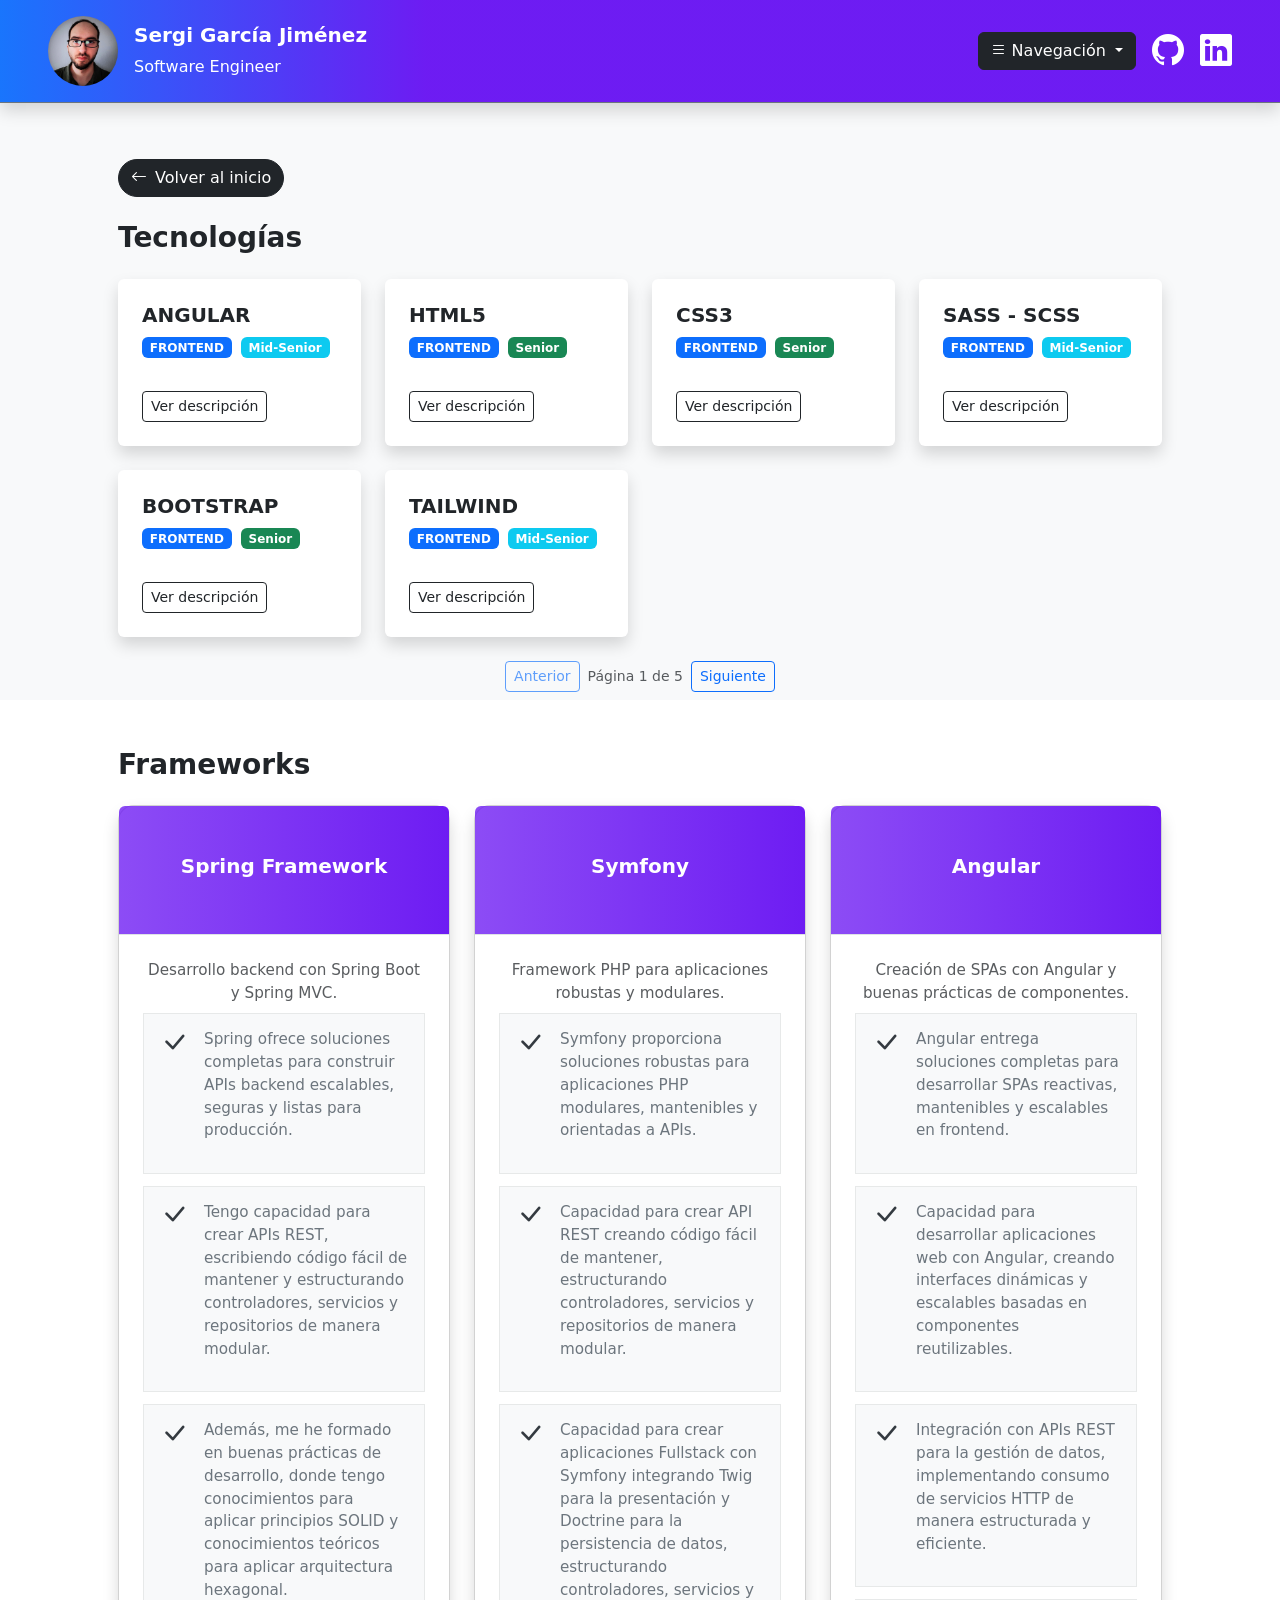
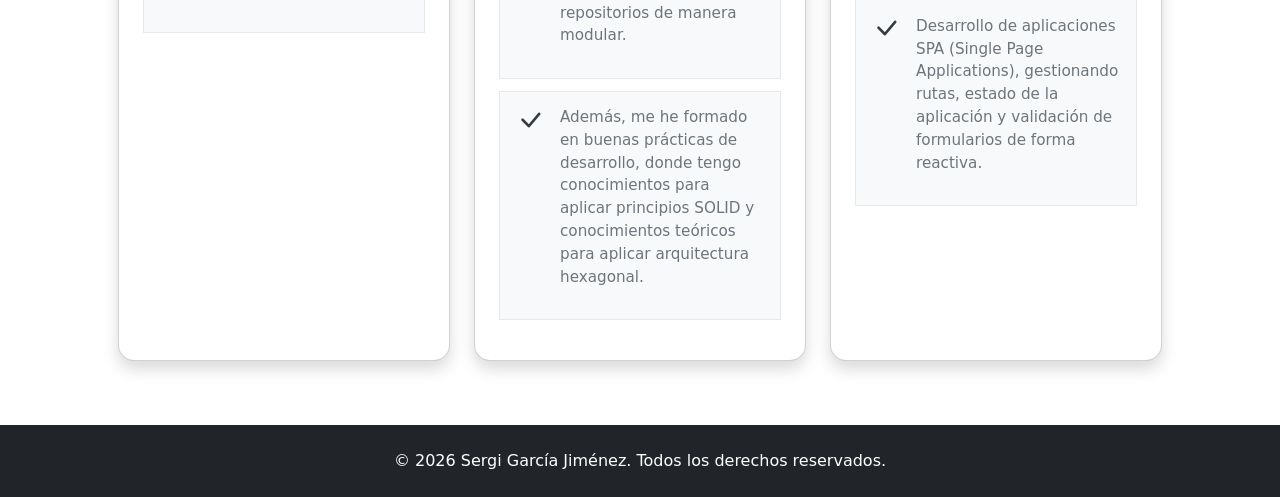
<file: stack.html>
<!doctype html>
<html lang="en">
  <head>
    <meta charset="utf-8" />
    <meta
      name="viewport"
      content="width=device-width, initial-scale=1, shrink-to-fit=no"
    />
    <meta name="description" content="" />
    <meta name="author" content="" />
    <title>Portfolio | Sergi García</title>
    <!-- Favicon-->
    <link rel="icon" type="image/x-icon" href="assets/favicon.ico" />
    <!-- Bootstrap icons-->
    <link
      rel="stylesheet"
      href="https://cdn.jsdelivr.net/npm/bootstrap-icons@1.13.1/font/bootstrap-icons.min.css"
    />
    <!-- Core theme CSS (includes Bootstrap)-->
    <link
      href="https://cdn.jsdelivr.net/npm/bootstrap@5.3.8/dist/css/bootstrap.min.css"
      rel="stylesheet"
      integrity="sha384-sRIl4kxILFvY47J16cr9ZwB07vP4J8+LH7qKQnuqkuIAvNWLzeN8tE5YBujZqJLB"
      crossorigin="anonymous"
    />
    <link href="css/styles.css" rel="stylesheet" />
  </head>
  <body>
    <nav
      class="navbar bg-body-tertiary py-3 border-1 border-bottom border-secondary shadow"
    >
      <div
        class="d-flex align-items-center justify-content-between flex-row mx-5 w-100"
      >
        <div class="d-flex align-items-center gap-3">
          <img
            class="rounded-circle bg-dark"
            src="assets/img/CV-FOTO.jpeg"
            alt="Profile Image"
            width="70"
            height="70"
          />
          <div
            class="d-flex flex-column align-items-start justify-content-center"
          >
            <h1 class="fs-5 fw-bold text-center">Sergi García Jiménez</h1>
            <span>Software Engineer</span>
          </div>
        </div>
        <div class="d-flex align-items-center gap-3">
          <div class="dropdown">
            <a
              class="btn btn-dark dropdown-toggle"
              href="#"
              role="button"
              data-bs-toggle="dropdown"
              aria-expanded="false"
            >
              <i class="bi bi-list" aria-hidden="true"></i>
              Navegación
            </a>

            <ul class="dropdown-menu">
              <li><a class="dropdown-item" href="index.html">Inicio</a></li>
              <li><a class="dropdown-item" href="profile.html">Perfil</a></li>
              <li>
                <a class="dropdown-item" href="experience.html">Experiencia</a>
              </li>
              <li>
                <a class="dropdown-item" href="projects.html">Proyectos</a>
              </li>
              <li>
                <a class="dropdown-item" href="stack.html">Stack tecnológico</a>
              </li>
              <li>
                <a class="dropdown-item" href="architecture.html"
                  >Arquitectura</a
                >
              </li>
              <li>
                <a class="dropdown-item" href="principles.html">Principios</a>
              </li>
              <li><a class="dropdown-item" href="solid.html">SOLID</a></li>
            </ul>
          </div>
          <a
            href="https://github.com"
            target="_blank"
            rel="noopener noreferrer"
            class="text-white"
            style="font-size: 2rem"
          >
            <i class="bi bi-github"></i>
          </a>
          <a
            href="https://www.linkedin.com/in/sergi-garc%C3%ADa-jim%C3%A9nez/"
            target="_blank"
            rel="noopener noreferrer"
            class="text-white"
            style="font-size: 2rem"
          >
            <i class="bi bi-linkedin"></i>
          </a>
        </div>
      </div>
    </nav>

    <div class="bg-light pt-5 pb-3">
      <div class="container px-lg-5 mt-2">
        <a
          href="index.html"
          class="btn btn-dark rounded-pill d-inline-flex align-items-center text-white gap-2"
        >
          <i class="bi bi-arrow-left"></i>
          Volver al inicio
        </a>
      </div>
    </div>

    <!-- Technologies section -->
    <section class="py-2 bg-light">
      <div class="container px-lg-5">
        <h2 class="fs-3 fw-bold mb-4">Tecnologías</h2>

        <div id="technology-cards-row" class="row gx-4 gy-4">
          <div class="col-sm-6 col-lg-4 col-xl-3">
            <div class="card bg-white border-0 h-100 shadow">
              <div class="card-body p-4 d-flex flex-column">
                <h5 class="fw-bold mb-2">ANGULAR</h5>
                <div class="mb-3">
                  <span class="badge bg-primary me-1">FRONTEND</span>
                  <span class="badge bg-info">Mid-Senior</span>
                </div>
                <p class="text-muted small mb-0">
                  He trabajado con Angular en entornos profesionales, creando
                  aplicaciones web dinámicas, escalables y de alto rendimiento.
                  Diseño y desarrollo componentes reutilizables siguiendo
                  principios de arquitectura modular, lo que mejora la
                  mantenibilidad y escalabilidad del código. Aplico buenas
                  prácticas como inyección de dependencias, lazy loading,
                  gestión eficiente del estado y uso de servicios para consumir
                  APIs REST, asegurando así una experiencia de usuario fluida y
                  optimizada.
                </p>
              </div>
            </div>
          </div>
          <div class="col-sm-6 col-lg-4 col-xl-3">
            <div class="card bg-white border-0 h-100 shadow">
              <div class="card-body p-4 d-flex flex-column">
                <h5 class="fw-bold mb-2">HTML5</h5>
                <div class="mb-3">
                  <span class="badge bg-primary me-1">FRONTEND</span>
                  <span class="badge bg-success">Senior</span>
                </div>
                <p class="text-muted small mb-0">
                  Cuento con amplia experiencia en el desarrollo de sitios web
                  responsivos y accesibles utilizando HTML5. Implemento
                  estructuras semánticas claras que mejoran la accesibilidad y
                  el SEO, y aprovecho al máximo las capacidades avanzadas de
                  HTML5, como elementos multimedia, formularios interactivos y
                  APIs nativas. Esto me permite construir interfaces limpias,
                  eficientes y optimizadas para el rendimiento en múltiples
                  dispositivos.
                </p>
              </div>
            </div>
          </div>
          <div class="col-sm-6 col-lg-4 col-xl-3">
            <div class="card bg-white border-0 h-100 shadow">
              <div class="card-body p-4 d-flex flex-column">
                <h5 class="fw-bold mb-2">CSS3</h5>
                <div class="mb-3">
                  <span class="badge bg-primary me-1">FRONTEND</span>
                  <span class="badge bg-success">Senior</span>
                </div>
                <p class="text-muted small mb-0">
                  Me especializo en maquetación creando diseños visualmente
                  atractivos y fluidos que funcionan de manera consistente en
                  diferentes dispositivos. Utilizo técnicas como Flexbox, Grid,
                  y animaciones para asegurar interfaces de usuario dinámicas y
                  atractivas.
                </p>
              </div>
            </div>
          </div>
          <div class="col-sm-6 col-lg-4 col-xl-3">
            <div class="card bg-white border-0 h-100 shadow">
              <div class="card-body p-4 d-flex flex-column">
                <h5 class="fw-bold mb-2">SASS - SCSS</h5>
                <div class="mb-3">
                  <span class="badge bg-primary me-1">FRONTEND</span>
                  <span class="badge bg-info">Mid-Senior</span>
                </div>
                <p class="text-muted small mb-0">
                  Utilizo SASS para llevar el desarrollo con CSS a un nivel
                  superior, enfocándome en estilos escalables, organizados y
                  fáciles de mantener. Con variables, mixins y anidación,
                  consigo consistencia en los estilos y menos duplicación,
                  integrando SASS eficientemente en entornos modernos como
                  Angular.
                </p>
              </div>
            </div>
          </div>
          <div class="col-sm-6 col-lg-4 col-xl-3">
            <div class="card bg-white border-0 h-100 shadow">
              <div class="card-body p-4 d-flex flex-column">
                <h5 class="fw-bold mb-2">BOOTSTRAP</h5>
                <div class="mb-3">
                  <span class="badge bg-primary me-1">FRONTEND</span>
                  <span class="badge bg-success">Senior</span>
                </div>
                <p class="text-muted small mb-0">
                  Tengo un dominio avanzado de Bootstrap, lo que me permite
                  desarrollar interfaces modernas, responsivas y consistentes de
                  forma ágil. Utilizo su sistema grid, componentes reutilizables
                  y clases utilitarias para mantener coherencia visual y
                  acelerar el desarrollo sin sobrecargar el código.
                </p>
              </div>
            </div>
          </div>
          <div class="col-sm-6 col-lg-4 col-xl-3">
            <div class="card bg-white border-0 h-100 shadow">
              <div class="card-body p-4 d-flex flex-column">
                <h5 class="fw-bold mb-2">TAILWIND</h5>
                <div class="mb-3">
                  <span class="badge bg-primary me-1">FRONTEND</span>
                  <span class="badge bg-info">Mid-Senior</span>
                </div>
                <p class="text-muted small mb-0">
                  Trabajo con Tailwind CSS para construir interfaces modernas y
                  personalizables con enfoque en eficiencia. Su sistema de
                  utilidades permite prototipar y escalar diseños rápidamente,
                  manteniendo consistencia sin escribir CSS personalizado en
                  exceso.
                </p>
              </div>
            </div>
          </div>
          <div class="col-sm-6 col-lg-4 col-xl-3">
            <div class="card bg-white border-0 h-100 shadow">
              <div class="card-body p-4 d-flex flex-column">
                <h5 class="fw-bold mb-2">JAVASCRIPT</h5>
                <div class="mb-3">
                  <span class="badge bg-primary me-1">FRONTEND</span>
                  <span class="badge bg-info">Mid-Senior</span>
                </div>
                <p class="text-muted small mb-0">
                  Tengo amplia experiencia usando JavaScript para crear
                  aplicaciones interactivas y centradas en el usuario. Domino
                  manipulación del DOM, asincronía, eventos y consumo de APIs
                  REST para construir experiencias fluidas y responsivas.
                </p>
              </div>
            </div>
          </div>
          <div class="col-sm-6 col-lg-4 col-xl-3">
            <div class="card bg-white border-0 h-100 shadow">
              <div class="card-body p-4 d-flex flex-column">
                <h5 class="fw-bold mb-2">JAVA</h5>
                <div class="mb-3">
                  <span class="badge bg-danger me-1">BACKEND</span>
                  <span class="badge bg-info">Mid-Senior</span>
                </div>
                <p class="text-muted small mb-0">
                  Experiencia sólida en backend Java para aplicaciones
                  empresariales de alta demanda. Trabajo con JPA/Hibernate, JDBC
                  y frameworks como Spring para crear APIs robustas y
                  mantenibles.
                </p>
              </div>
            </div>
          </div>
          <div class="col-sm-6 col-lg-4 col-xl-3">
            <div class="card bg-white border-0 h-100 shadow">
              <div class="card-body p-4 d-flex flex-column">
                <h5 class="fw-bold mb-2">SPRING</h5>
                <div class="mb-3">
                  <span class="badge bg-danger me-1">BACKEND</span>
                  <span class="badge bg-info">Mid-Senior</span>
                </div>
                <p class="text-muted small mb-0">
                  Utilizo Spring para crear aplicaciones backend escalables y
                  eficientes. Con Spring Boot MVC y JPA/Hibernate desarrollo
                  APIs REST estructuradas y seguras.
                </p>
              </div>
            </div>
          </div>
          <div class="col-sm-6 col-lg-4 col-xl-3">
            <div class="card bg-white border-0 h-100 shadow">
              <div class="card-body p-4 d-flex flex-column">
                <h5 class="fw-bold mb-2">PHP</h5>
                <div class="mb-3">
                  <span class="badge bg-danger me-1">BACKEND</span>
                  <span class="badge bg-success">Senior</span>
                </div>
                <p class="text-muted small mb-0">
                  Experiencia en backend PHP para soluciones escalables como
                  Ecommerce B2B. Trabajo con Symfony y bases de datos
                  MySQL/PostgreSQL para aplicaciones robustas y modulares.
                </p>
              </div>
            </div>
          </div>
          <div class="col-sm-6 col-lg-4 col-xl-3">
            <div class="card bg-white border-0 h-100 shadow">
              <div class="card-body p-4 d-flex flex-column">
                <h5 class="fw-bold mb-2">SYMFONY</h5>
                <div class="mb-3">
                  <span class="badge bg-danger me-1">BACKEND</span>
                  <span class="badge bg-info">Mid-Senior</span>
                </div>
                <p class="text-muted small mb-0">
                  Tres años construyendo aplicaciones full-stack con Symfony,
                  gestionando rutas, servicios y persistencia con Doctrine en
                  arquitecturas limpias y escalables.
                </p>
              </div>
            </div>
          </div>
          <div class="col-sm-6 col-lg-4 col-xl-3">
            <div class="card bg-white border-0 h-100 shadow">
              <div class="card-body p-4 d-flex flex-column">
                <h5 class="fw-bold mb-2">PYTHON</h5>
                <div class="mb-3">
                  <span class="badge bg-danger me-1">BACKEND</span>
                  <span class="badge bg-warning">Junior</span>
                </div>
                <p class="text-muted small mb-0">
                  Experiencia en scripting y desarrollo backend con Python para
                  automatización, networking y prototipos, enfocándome en código
                  limpio y escalable.
                </p>
              </div>
            </div>
          </div>
          <div class="col-sm-6 col-lg-4 col-xl-3">
            <div class="card bg-white border-0 h-100 shadow">
              <div class="card-body p-4 d-flex flex-column">
                <h5 class="fw-bold mb-2">PIMCORE</h5>
                <div class="mb-3">
                  <span class="badge bg-danger me-1">BACKEND</span>
                  <span class="badge bg-info">Mid-Senior</span>
                </div>
                <p class="text-muted small mb-0">
                  Trabajo con Pimcore para gestionar datos maestros, CMS y
                  comercio electrónico, creando soluciones personalizadas y
                  escalables.
                </p>
              </div>
            </div>
          </div>
          <div class="col-sm-6 col-lg-4 col-xl-3">
            <div class="card bg-white border-0 h-100 shadow">
              <div class="card-body p-4 d-flex flex-column">
                <h5 class="fw-bold mb-2">GIT Y GITHUB</h5>
                <div class="mb-3">
                  <span class="badge bg-success me-1">DEVOPS</span>
                  <span class="badge bg-info">Mid-Senior</span>
                </div>
                <p class="text-muted small mb-0">
                  Gestiono código y colaboración con Git/GitHub, creando ramas,
                  fusionando cambios y facilitando despliegues coordinados en
                  equipo.
                </p>
              </div>
            </div>
          </div>
          <div class="col-sm-6 col-lg-4 col-xl-3">
            <div class="card bg-white border-0 h-100 shadow">
              <div class="card-body p-4 d-flex flex-column">
                <h5 class="fw-bold mb-2">DOCKER</h5>
                <div class="mb-3">
                  <span class="badge bg-success me-1">DEVOPS</span>
                  <span class="badge bg-info">Mid-Senior</span>
                </div>
                <p class="text-muted small mb-0">
                  Uso Docker para crear entornos aislados de desarrollo y
                  producción, asegurando que las aplicaciones funcionen igual en
                  cualquier entorno.
                </p>
              </div>
            </div>
          </div>
          <div class="col-sm-6 col-lg-4 col-xl-3">
            <div class="card bg-white border-0 h-100 shadow">
              <div class="card-body p-4 d-flex flex-column">
                <h5 class="fw-bold mb-2">SQL</h5>
                <div class="mb-3">
                  <span class="badge bg-danger me-1">BACKEND</span>
                  <span class="badge bg-success">Senior</span>
                </div>
                <p class="text-muted small mb-0">
                  Diseño esquemas relacionales eficientes y consultas
                  optimizadas para datos coherentes y alto rendimiento en
                  aplicaciones.
                </p>
              </div>
            </div>
          </div>
          <div class="col-sm-6 col-lg-4 col-xl-3">
            <div class="card bg-white border-0 h-100 shadow">
              <div class="card-body p-4 d-flex flex-column">
                <h5 class="fw-bold mb-2">MYSQL</h5>
                <div class="mb-3">
                  <span class="badge bg-secondary me-1">BBDD</span>
                  <span class="badge bg-info">Mid-Senior</span>
                </div>
                <p class="text-muted small mb-0">
                  Gestiono bases de datos MySQL y optimizo consultas para
                  asegurar rendimiento en aplicaciones relacionales.
                </p>
              </div>
            </div>
          </div>
          <div class="col-sm-6 col-lg-4 col-xl-3">
            <div class="card bg-white border-0 h-100 shadow">
              <div class="card-body p-4 d-flex flex-column">
                <h5 class="fw-bold mb-2">POSTGRESQL</h5>
                <div class="mb-3">
                  <span class="badge bg-secondary me-1">BBDD</span>
                  <span class="badge bg-warning">Junior - Mid-Senior</span>
                </div>
                <p class="text-muted small mb-0">
                  Conozco PostgreSQL y lo utilizo para gestionar integridad y
                  rendimiento en aplicaciones relacionales.
                </p>
              </div>
            </div>
          </div>
          <div class="col-sm-6 col-lg-4 col-xl-3">
            <div class="card bg-white border-0 h-100 shadow">
              <div class="card-body p-4 d-flex flex-column">
                <h5 class="fw-bold mb-2">Clean Code</h5>
                <div class="mb-3">
                  <span class="badge bg-secondary me-1">CLEAN_CODE</span>
                  <span class="badge bg-info">Mid-Senior</span>
                </div>
                <p class="text-muted small mb-0">
                  Aplico principios de Clean Code para escribir código claro,
                  descriptivo y fácil de mantener.
                </p>
              </div>
            </div>
          </div>
          <div class="col-sm-6 col-lg-4 col-xl-3">
            <div class="card bg-white border-0 h-100 shadow">
              <div class="card-body p-4 d-flex flex-column">
                <h5 class="fw-bold mb-2">SOLID</h5>
                <div class="mb-3">
                  <span class="badge bg-secondary me-1">CLEAN_CODE</span>
                  <span class="badge bg-info">Mid-Senior</span>
                </div>
                <p class="text-muted small mb-0">
                  Sigo SOLID para crear código flexible, mantenible y fácil de
                  extender sin efectos secundarios.
                </p>
              </div>
            </div>
          </div>
          <div class="col-sm-6 col-lg-4 col-xl-3">
            <div class="card bg-white border-0 h-100 shadow">
              <div class="card-body p-4 d-flex flex-column">
                <h5 class="fw-bold mb-2">KISS</h5>
                <div class="mb-3">
                  <span class="badge bg-secondary me-1">CLEAN_CODE</span>
                  <span class="badge bg-info">Mid-Senior</span>
                </div>
                <p class="text-muted small mb-0">
                  Aplico KISS para mantener el código simple, directo y fácil de
                  mantener, evitando complejidad innecesaria.
                </p>
              </div>
            </div>
          </div>
          <div class="col-sm-6 col-lg-4 col-xl-3">
            <div class="card bg-white border-0 h-100 shadow">
              <div class="card-body p-4 d-flex flex-column">
                <h5 class="fw-bold mb-2">DRY</h5>
                <div class="mb-3">
                  <span class="badge bg-secondary me-1">CLEAN_CODE</span>
                  <span class="badge bg-info">Mid-Senior</span>
                </div>
                <p class="text-muted small mb-0">
                  Sigo DRY evitando duplicar lógica y centralizando
                  comportamientos reutilizables.
                </p>
              </div>
            </div>
          </div>
          <div class="col-sm-6 col-lg-4 col-xl-3">
            <div class="card bg-white border-0 h-100 shadow">
              <div class="card-body p-4 d-flex flex-column">
                <h5 class="fw-bold mb-2">YAGNI</h5>
                <div class="mb-3">
                  <span class="badge bg-secondary me-1">CLEAN_CODE</span>
                  <span class="badge bg-info">Mid-Senior</span>
                </div>
                <p class="text-muted small mb-0">
                  Aplico YAGNI para enfocarme solo en lo necesario, evitando
                  funcionalidades no requeridas.
                </p>
              </div>
            </div>
          </div>
          <div class="col-sm-6 col-lg-4 col-xl-3">
            <div class="card bg-white border-0 h-100 shadow">
              <div class="card-body p-4 d-flex flex-column">
                <h5 class="fw-bold mb-2">CODE SMELLS</h5>
                <div class="mb-3">
                  <span class="badge bg-secondary me-1">CLEAN_CODE</span>
                  <span class="badge bg-warning">Junior</span>
                </div>
                <p class="text-muted small mb-0">
                  Identifico bad smells en el código para evitar problemas de
                  calidad y deuda técnica futura.
                </p>
              </div>
            </div>
          </div>
          <div class="col-sm-6 col-lg-4 col-xl-3">
            <div class="card bg-white border-0 h-100 shadow">
              <div class="card-body p-4 d-flex flex-column">
                <h5 class="fw-bold mb-2">PATRONES DE DISEÑO</h5>
                <div class="mb-3">
                  <span class="badge bg-secondary me-1">CLEAN_CODE</span>
                  <span class="badge bg-info">Mid-Senior</span>
                </div>
                <p class="text-muted small mb-0">
                  Conozco patrones de diseño básicos para estructurar soluciones
                  robustas y reutilizables.
                </p>
              </div>
            </div>
          </div>
          <div class="col-sm-6 col-lg-4 col-xl-3">
            <div class="card bg-white border-0 h-100 shadow">
              <div class="card-body p-4 d-flex flex-column">
                <h5 class="fw-bold mb-2">JENKINS</h5>
                <div class="mb-3">
                  <span class="badge bg-success me-1">DEVOPS</span>
                  <span class="badge bg-info">Mid-Senior</span>
                </div>
                <p class="text-muted small mb-0">
                  Conozco Jenkins para automatizar despliegues y pipelines de
                  integración continua.
                </p>
              </div>
            </div>
          </div>
        </div>
        <div
          id="technology-pagination"
          class="d-flex justify-content-center align-items-center gap-2 mt-4"
        ></div>
      </div>
    </section>

    <!-- Tech stack standalone section -->
    <section class="py-5">
      <div class="container px-lg-5">
        <h2 class="fs-3 fw-bold mb-4">Frameworks</h2>
        <div class="row tech-cards">
          <div class="col-md-4 mb-3">
            <div class="card bg-white border-1 h-100 shadow">
              <div
                class="d-flex card-header border-1 border-bottom align-items-center justify-content-center px-3 py-5 rounded-top"
              >
                <h4 class="fs-5 fw-bold text-center">Spring Framework</h4>
              </div>
              <div class="card-body text-center p-4 pt-lg-4">
                <p class="text-muted mb-2">
                  Desarrollo backend con Spring Boot y Spring MVC.
                </p>
                <ul class="list-unstyled tech-list mb-3">
                  <li class="tech-point d-flex d-row gap-3">
                    <div
                      class="d-flex align-items-center justify-content-center"
                      style="width: 30px; height: 30px"
                    >
                      <i class="fs-3 bi bi-check-lg"></i>
                    </div>
                    <p class="text-start">
                      Spring ofrece soluciones completas para construir APIs
                      backend escalables, seguras y listas para producción.
                    </p>
                  </li>
                  <li class="tech-point d-flex d-row gap-3">
                    <div
                      class="d-flex align-items-center justify-content-center"
                      style="width: 30px; height: 30px"
                    >
                      <i class="fs-3 bi bi-check-lg"></i>
                    </div>
                    <p class="text-start">
                      Tengo capacidad para crear APIs REST, escribiendo código
                      fácil de mantener y estructurando controladores, servicios
                      y repositorios de manera modular.
                    </p>
                  </li>
                  <li class="tech-point d-flex d-row gap-3">
                    <div
                      class="d-flex align-items-center justify-content-center"
                      style="width: 30px; height: 30px"
                    >
                      <i class="fs-3 bi bi-check-lg"></i>
                    </div>
                    <p class="text-start">
                      Además, me he formado en buenas prácticas de desarrollo,
                      donde tengo conocimientos para aplicar principios SOLID y
                      conocimientos teóricos para aplicar arquitectura
                      hexagonal.
                    </p>
                  </li>
                </ul>
              </div>
            </div>
          </div>
          <div class="col-md-4 mb-3">
            <div class="card bg-white border-1 h-100 shadow">
              <div
                class="d-flex card-header border-1 border-bottom align-items-center justify-content-center px-3 py-5 rounded-top"
              >
                <h4 class="fs-5 fw-bold text-center">Symfony</h4>
              </div>
              <div class="card-body text-center p-4 pt-lg-4">
                <p class="text-muted mb-2">
                  Framework PHP para aplicaciones robustas y modulares.
                </p>
                <ul class="list-unstyled tech-list mb-3">
                  <li class="tech-point d-flex d-row gap-3">
                    <div
                      class="d-flex align-items-center justify-content-center"
                      style="width: 30px; height: 30px"
                    >
                      <i class="fs-3 bi bi-check-lg"></i>
                    </div>
                    <p class="text-start">
                      Symfony proporciona soluciones robustas para aplicaciones
                      PHP modulares, mantenibles y orientadas a APIs.
                    </p>
                  </li>
                  <li class="tech-point d-flex d-row gap-3">
                    <div
                      class="d-flex align-items-center justify-content-center"
                      style="width: 30px; height: 30px"
                    >
                      <i class="fs-3 bi bi-check-lg"></i>
                    </div>
                    <p class="text-start">
                      Capacidad para crear API REST creando código fácil de
                      mantener, estructurando controladores, servicios y
                      repositorios de manera modular.
                    </p>
                  </li>
                  <li class="tech-point d-flex d-row gap-3">
                    <div
                      class="d-flex align-items-center justify-content-center"
                      style="width: 30px; height: 30px"
                    >
                      <i class="fs-3 bi bi-check-lg"></i>
                    </div>
                    <p class="text-start">
                      Capacidad para crear aplicaciones Fullstack con Symfony
                      integrando Twig para la presentación y Doctrine para la
                      persistencia de datos, estructurando controladores,
                      servicios y repositorios de manera modular.
                    </p>
                  </li>

                  <li class="tech-point d-flex d-row gap-3">
                    <div
                      class="d-flex align-items-center justify-content-center"
                      style="width: 30px; height: 30px"
                    >
                      <i class="fs-3 bi bi-check-lg"></i>
                    </div>
                    <p class="text-start">
                      Además, me he formado en buenas prácticas de desarrollo,
                      donde tengo conocimientos para aplicar principios SOLID y
                      conocimientos teóricos para aplicar arquitectura
                      hexagonal.
                    </p>
                  </li>
                </ul>
              </div>
            </div>
          </div>
          <div class="col-md-4 mb-3">
            <div class="card bg-white border-1 h-100 shadow">
              <div
                class="d-flex card-header border-1 border-bottom align-items-center justify-content-center px-3 py-5 rounded-top"
              >
                <h4 class="fs-5 fw-bold text-center">Angular</h4>
              </div>
              <div class="card-body text-center p-4 pt-lg-4">
                <p class="text-muted mb-2">
                  Creación de SPAs con Angular y buenas prácticas de
                  componentes.
                </p>
                <ul class="list-unstyled tech-list mb-3">
                  <li class="tech-point d-flex d-row gap-3">
                    <div
                      class="d-flex align-items-center justify-content-center"
                      style="width: 30px; height: 30px"
                    >
                      <i class="fs-3 bi bi-check-lg"></i>
                    </div>
                    <p class="text-start">
                      Angular entrega soluciones completas para desarrollar SPAs
                      reactivas, mantenibles y escalables en frontend.
                    </p>
                  </li>
                  <li class="tech-point d-flex d-row gap-3">
                    <div
                      class="d-flex align-items-center justify-content-center"
                      style="width: 30px; height: 30px"
                    >
                      <i class="fs-3 bi bi-check-lg"></i>
                    </div>
                    <p class="text-start">
                      Capacidad para desarrollar aplicaciones web con Angular,
                      creando interfaces dinámicas y escalables basadas en
                      componentes reutilizables.
                    </p>
                  </li>
                  <li class="tech-point d-flex d-row gap-3">
                    <div
                      class="d-flex align-items-center justify-content-center"
                      style="width: 30px; height: 30px"
                    >
                      <i class="fs-3 bi bi-check-lg"></i>
                    </div>
                    <p class="text-start">
                      Integración con APIs REST para la gestión de datos,
                      implementando consumo de servicios HTTP de manera
                      estructurada y eficiente.
                    </p>
                  </li>
                  <li class="tech-point d-flex d-row gap-3">
                    <div
                      class="d-flex align-items-center justify-content-center"
                      style="width: 30px; height: 30px"
                    >
                      <i class="fs-3 bi bi-check-lg"></i>
                    </div>
                    <p class="text-start">
                      Desarrollo de aplicaciones SPA (Single Page Applications),
                      gestionando rutas, estado de la aplicación y validación de
                      formularios de forma reactiva.
                    </p>
                  </li>
                </ul>
              </div>
            </div>
          </div>
        </div>
      </div>
    </section>

    <!-- Footer-->
    <footer class="bg-dark text-white py-4">
      <div class="container text-center">
        <p class="mb-0">
          © 2026 Sergi García Jiménez. Todos los derechos reservados.
        </p>
      </div>
    </footer>

    <!-- Modal de descripción -->
    <div
      class="modal fade"
      id="techDescriptionModal"
      tabindex="-1"
      aria-labelledby="techDescriptionModalLabel"
      aria-hidden="true"
    >
      <div class="modal-dialog modal-dialog-centered">
        <div class="modal-content">
          <div class="modal-header">
            <h5 class="modal-title" id="techDescriptionModalLabel"></h5>
            <button
              type="button"
              class="btn-close"
              data-bs-dismiss="modal"
              aria-label="Cerrar"
            ></button>
          </div>
          <div class="modal-body"></div>
          <div class="modal-footer">
            <button
              type="button"
              class="btn btn-secondary btn-sm"
              data-bs-dismiss="modal"
            >
              Cerrar
            </button>
          </div>
        </div>
      </div>
    </div>

    <!-- Bootstrap core JS-->
    <script
      src="https://cdn.jsdelivr.net/npm/@popperjs/core@2.11.8/dist/umd/popper.min.js"
      integrity="sha384-I7E8VVD/ismYTF4hNIPjVp/Zjvgyol6VFvRkX/vR+Vc4jQkC+hVqc2pM8ODewa9r"
      crossorigin="anonymous"
    ></script>
    <script
      src="https://cdn.jsdelivr.net/npm/bootstrap@5.3.8/dist/js/bootstrap.min.js"
      integrity="sha384-G/EV+4j2dNv+tEPo3++6LCgdCROaejBqfUeNjuKAiuXbjrxilcCdDz6ZAVfHWe1Y"
      crossorigin="anonymous"
    ></script>
    <!-- Core theme JS-->
    <script src="js/scripts.js"></script>
  </body>
</html>
</file>
<file: css/styles.css>
@media (max-width: 576px) {
  nav.navbar .dropdown-toggle {
    font-size: 0;
  }
  nav.navbar .dropdown-toggle .bi-list {
    font-size: 1.5rem;
  }
  nav.navbar .navbar-brand,
  nav.navbar h1,
  nav.navbar span {
    display: none !important;
  }
  .tech-cards .col-md-4 {
    flex: 0 0 100% !important;
    max-width: 100% !important;
  }
  .tech-cards .btn {
    display: block !important;
    width: 100% !important;
  }
  .horizontal-card.modern {
    border-left: none;
    padding-left: 0.5rem;
  }
  .horizontal-card__logo {
    width: 100%;
    height: 140px;
  }
  .horizontal-card__img-left {
    width: 100%;
    height: 140px;
    object-fit: cover;
  }
}

@media (max-width: 768px) {
  .horizontal-card {
    flex-direction: column;
    align-items: stretch;
  }
  .horizontal-card__img {
    width: 100%;
    height: 160px;
    border-radius: 0.5rem;
  }
  .horizontal-card__content {
    margin-left: 0 !important;
    margin-top: 0.5rem;
  }
}

.card-project {
  cursor: pointer;
  transition:
    transform 0.25s ease,
    box-shadow 0.25s ease;
}
.card-feature:hover,
.card-project:hover {
  transform: translateY(-8px);
  box-shadow: 0 1.25rem 2rem rgba(0, 0, 0, 0.18);
}
nav.navbar {
  background: linear-gradient(
    90deg,
    rgba(13, 110, 253, 0.95),
    rgba(102, 16, 242, 0.95),
    rgba(102, 16, 242, 0.95),
    rgba(102, 16, 242, 0.95)
  );
  color: #fff;
}
nav.navbar .navbar-brand,
nav.navbar h1 {
  color: #fff !important;
}

.card-header {
  background: linear-gradient(
    90deg,
    rgba(102, 16, 242, 0.75),
    rgba(102, 16, 242, 0.95)
  );
  color: #fff;
}
/* Styles for the tech cards section */
.tech-cards .card-body h4 {
  font-size: 1.05rem;
  margin-bottom: 0.75rem;
  color: #212529;
  letter-spacing: 0.02em;
  text-transform: none;
}
.tech-cards .card-body p {
  font-size: 0.95rem;
  color: #6c757d;
  margin-bottom: 1rem;
}
.tech-cards .card-body ul {
  padding-left: 0;
  margin-bottom: 1.1rem;
}
.tech-cards .tech-list {
  display: grid;
  gap: 0.75rem;
}
.tech-cards .tech-point {
  background: #f8f9fa;
  border: 1px solid rgba(33, 37, 41, 0.08);
  border-radius: 0, 1rem;
  padding: 0.9rem 1rem;
  font-size: 0.95rem;
  color: #343a40;
  line-height: 1.5;
}
.tech-cards .tech-point:hover {
  background: #e9ecef;
}
.feature {
  width: 6rem;
  height: 6rem;
  display: grid;
  place-items: center;
  border-radius: 50%;
  background: #e9ecef;
  transform: translateY(-25%);
}
.feature i {
  width: 3rem;
  color: #212529;
}
.tech-cards .card {
  transition:
    transform 0.18s ease,
    box-shadow 0.18s ease;
  box-shadow: 0 0.5rem 1rem rgba(0, 0, 0, 0.08);
  border-radius: 1rem;
}
.tech-cards .card:hover {
  transform: translateY(-6px);
  box-shadow: 0 1.25rem 2rem rgba(0, 0, 0, 0.18);
}

.project-icon {
  width: 3.6rem;
  height: 3.6rem;
  border-radius: 50%;
  background: linear-gradient(135deg, #0d6efd, #6f42c1);
  color: #fff;
  display: grid;
  place-items: center;
  margin: 0 auto;
  box-shadow: 0 0.45rem 0.9rem rgba(13, 110, 253, 0.22);
}

.project-icon i {
  font-size: 1.4rem;
}

/* Horizontal experience cards styles */
.horizontal-card {
  display: flex;
  gap: 1rem;
  align-items: center;
  padding: 1rem;
  background: #ffffff;
  border-radius: 0.75rem;
  box-shadow: 0 0.5rem 1rem rgba(0, 0, 0, 0.06);
}
.horizontal-card__img {
  width: 140px;
  height: 90px;
  background-size: cover;
  background-position: center;
  border-radius: 0.5rem;
  flex-shrink: 0;
}
.horizontal-card__content h3 {
  margin-bottom: 0.25rem;
}
.horizontal-card__content p {
  margin-bottom: 0;
  color: #6c757d;
}

/* Modern experience card additions */
.horizontal-card.modern {
  border-left: 4px solid rgba(111, 66, 193, 0.95);
  padding-left: 1rem;
}

.horizontal-card__logo {
  width: 84px;
  height: 84px;
  background-size: cover;
  background-position: center;
  border-radius: 0.5rem;
  flex-shrink: 0;
  box-shadow: 0 0.25rem 0.5rem rgba(0, 0, 0, 0.06);
}
.horizontal-card__img-left {
  width: 84px;
  height: 84px;
  object-fit: cover;
  border-radius: 0.5rem;
  flex-shrink: 0;
  box-shadow: 0 0.25rem 0.5rem rgba(0, 0, 0, 0.06);
}
.horizontal-card .badge {
  font-size: 0.7rem;
  padding: 0.35rem 0.5rem;
}
</file>
